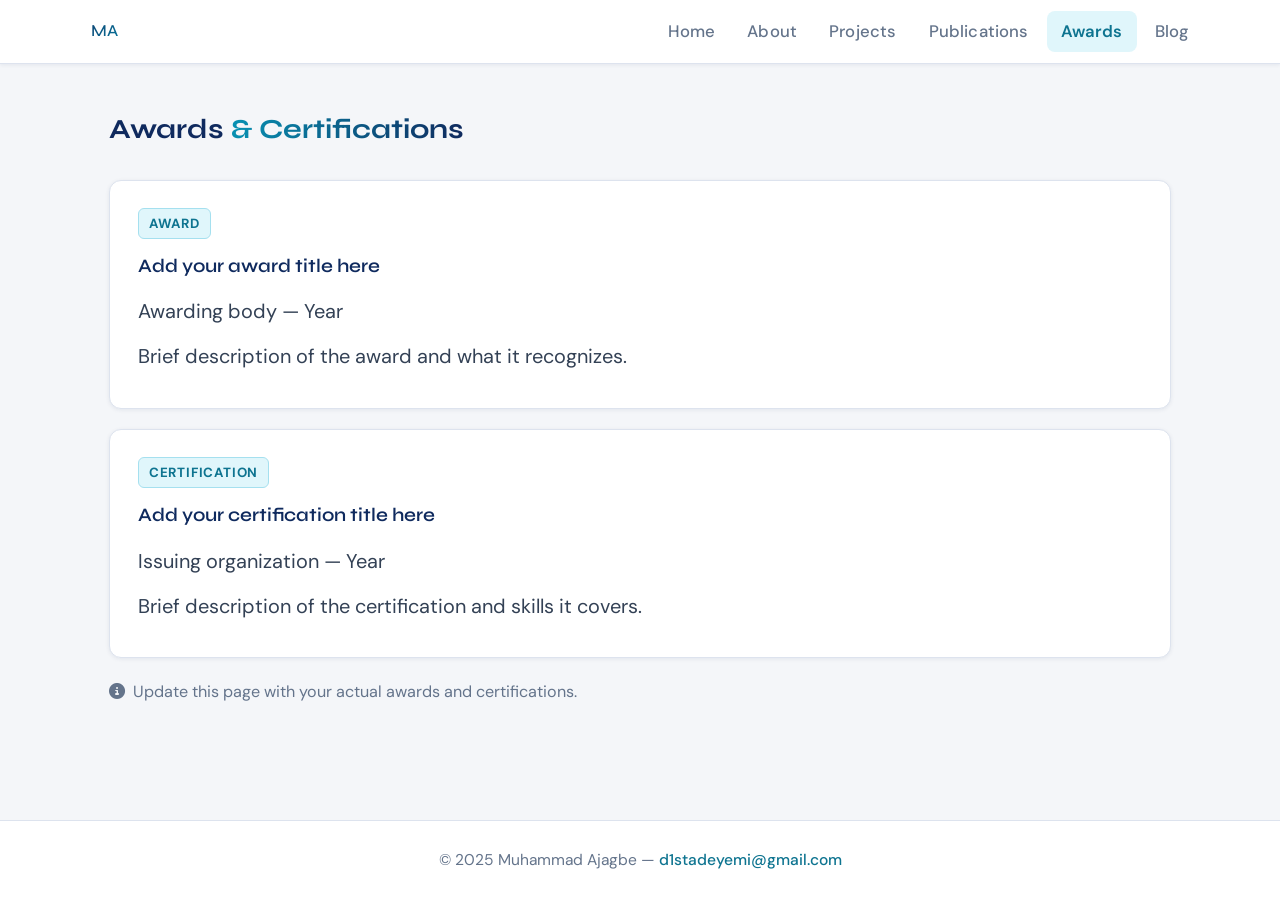
<file: award.html>
<!DOCTYPE html>
<html lang="en">
<head>
  <meta charset="UTF-8">
  <meta name="viewport" content="width=device-width, initial-scale=1.0">
  <title>Awards & Certifications | Muhammad Ajagbe</title>
  <link rel="stylesheet" href="style.css">
  <link rel="stylesheet" href="https://cdnjs.cloudflare.com/ajax/libs/font-awesome/6.5.0/css/all.min.css">
</head>
<body>

<nav class="navbar">
  <a class="nav-logo" href="index.html">MA</a>
  <div class="nav-right">
    <a href="index.html">Home</a>
    <a href="about.html">About</a>
    <a href="project.html">Projects</a>
    <a href="publications.html">Publications</a>
    <a href="awards.html" class="active">Awards</a>
    <a href="blog.html">Blog</a>
  </div>
</nav>

<div class="page-wrapper">
  <h1 class="page-title">Awards <span>&amp; Certifications</span></h1>

  <div class="card">
    <span class="card-tag">Award</span>
    <h3>Add your award title here</h3>
    <p>Awarding body &mdash; Year</p>
    <p>Brief description of the award and what it recognizes.</p>
  </div>

  <div class="card">
    <span class="card-tag">Certification</span>
    <h3>Add your certification title here</h3>
    <p>Issuing organization &mdash; Year</p>
    <p>Brief description of the certification and skills it covers.</p>
  </div>

  <p style="color:var(--text-muted);font-size:0.85rem;margin-top:8px;">
    <i class="fas fa-info-circle"></i> &nbsp;Update this page with your actual awards and certifications.
  </p>
</div>

<footer>
  &copy; 2025 Muhammad Ajagbe &mdash;
  <a href="mailto:d1stadeyemi@gmail.com">d1stadeyemi@gmail.com</a>
</footer>

</body>
</html>
</file>
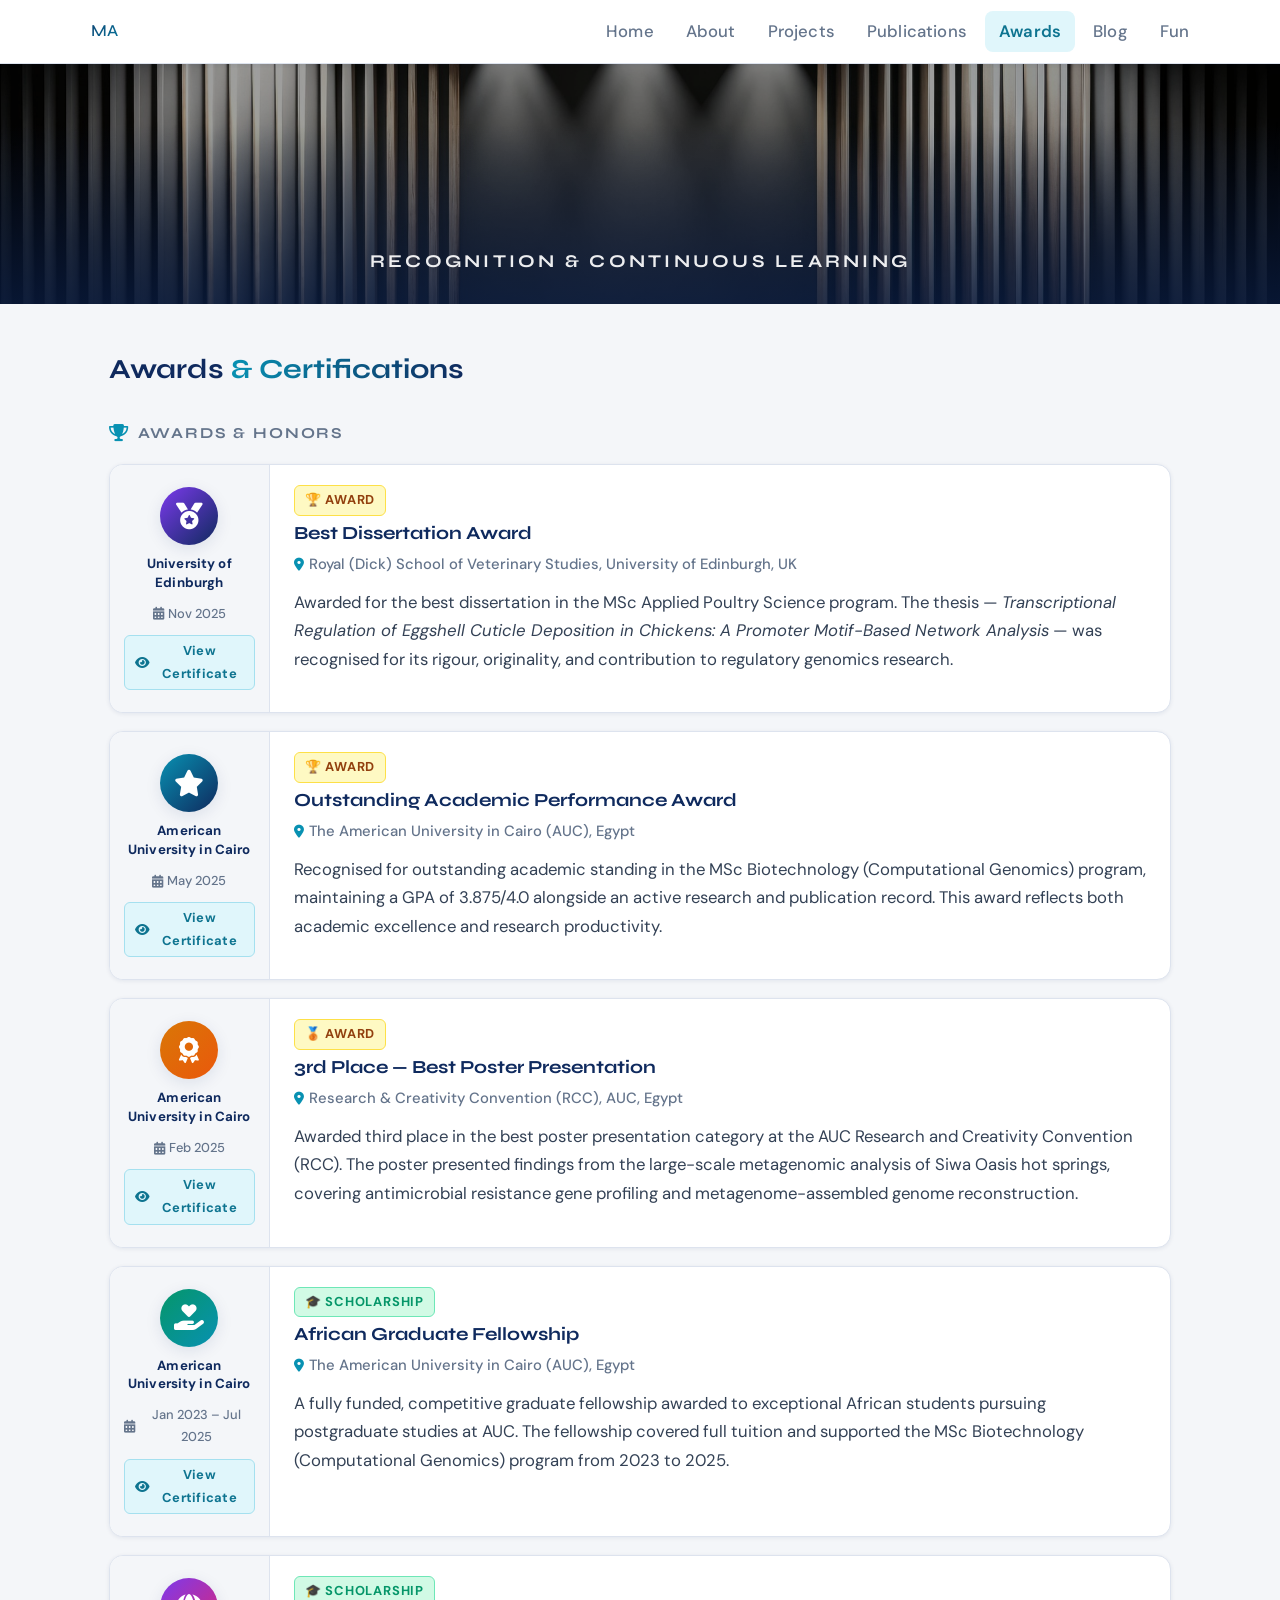
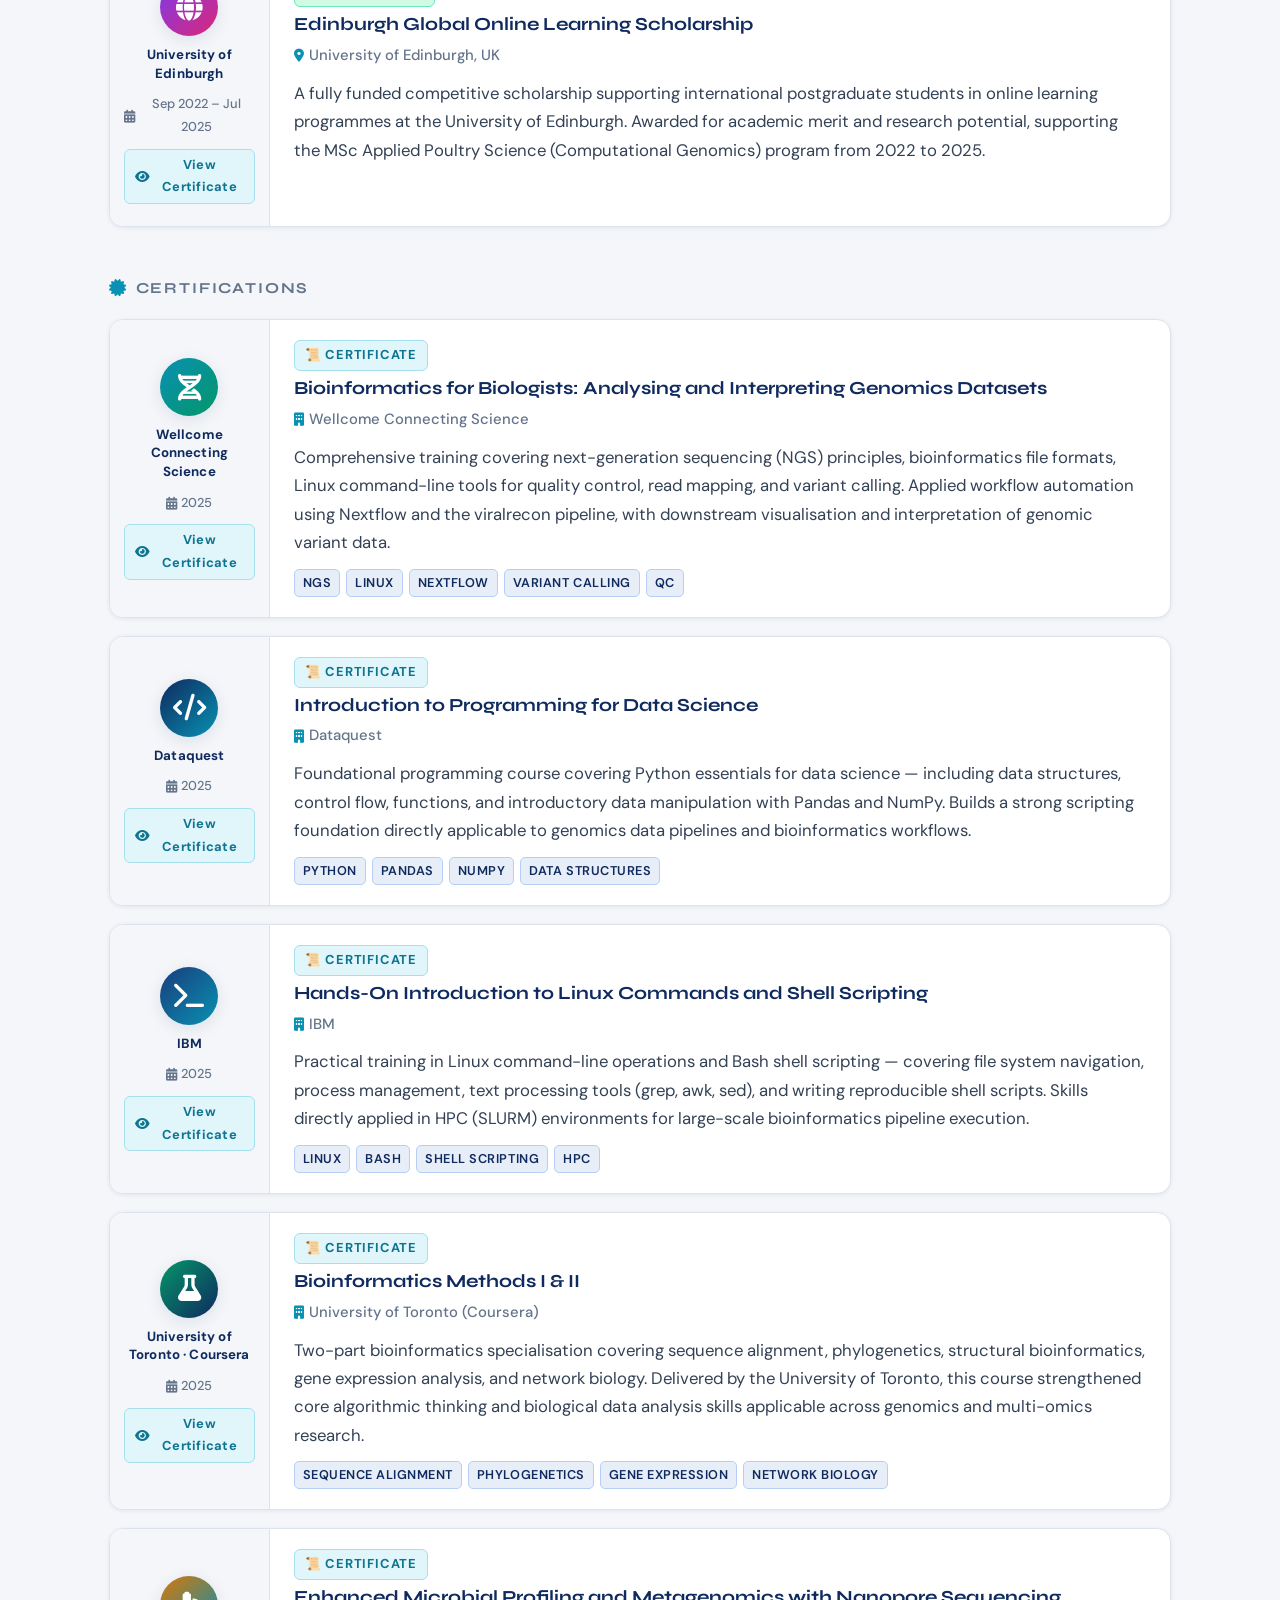
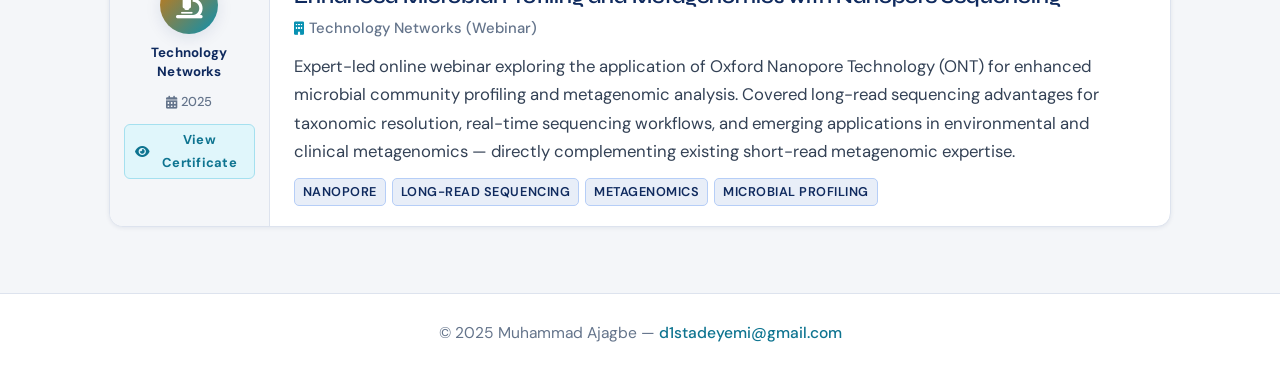
<file: awards.html>
<!DOCTYPE html>
<html lang="en">
<head>
  <meta charset="UTF-8">
  <meta name="viewport" content="width=device-width, initial-scale=1.0">
  <title>Awards & Certifications | Muhammad Ajagbe</title>

  <!-- Google tag (gtag.js) -->
  <script async src="https://www.googletagmanager.com/gtag/js?id=G-XE0R1Z4C4Y"></script>
  <script>
    window.dataLayer = window.dataLayer || [];
    function gtag(){dataLayer.push(arguments);}
    gtag('js', new Date());

    gtag('config', 'G-XE0R1Z4C4Y');
  </script>
  
  <link rel="stylesheet" href="style.css">
  <link rel="stylesheet" href="https://cdnjs.cloudflare.com/ajax/libs/font-awesome/6.5.0/css/all.min.css">
</head>
<body>

<nav class="navbar">
  <a class="nav-logo" href="index.html">MA</a>
  <div class="nav-right">
    <a href="index.html">Home</a>
    <a href="about.html">About</a>
    <a href="project.html"
       onclick="gtag('event', 'navigation_click', {
       event_category: 'navigation',
       event_label: 'Projects Page'
      });">
      Projects
    </a>
    <a href="publications.html">Publications</a>
    <a href="awards.html" class="active">Awards</a>
    <a href="blog.html">Blog</a>
    <a href="fun.html">Fun</a>
  </div>
</nav>

<!-- HERO BANNER -->
<div class="hero-banner">
  <img src="images/faraindahouse-ai-generated-9053616_1920.jpg" alt="Awards banner" class="hero-img">
  <div class="hero-overlay">
    <p class="hero-tagline">Recognition &amp; Continuous Learning</p>
  </div>
</div>

<div class="page-wrapper">
  <h1 class="page-title">Awards <span>&amp; Certifications</span></h1>

  <!-- ══════════════════════════════
       AWARDS & HONORS
  ══════════════════════════════ -->
  <h2 class="aw-section-heading"><i class="fas fa-trophy"></i> Awards &amp; Honors</h2>

  <!-- AWARD 1 -->
  <div class="aw-card">
    <div class="aw-left">
      <div class="aw-icon-wrap" style="background:linear-gradient(135deg,#7c3aed,#0f2a5e);">
        <i class="fas fa-medal"></i>
      </div>
      <span class="aw-org-logo-text">University of Edinburgh</span>
      <span class="aw-date"><i class="fas fa-calendar-alt"></i> Nov 2025</span>
      <a class="aw-view-btn" href="#" title="View certificate">
        <i class="fas fa-eye"></i> View Certificate
      </a>
    </div>
    <div class="aw-right">
      <span class="aw-badge award">🏆 Award</span>
      <h3 class="aw-title">Best Dissertation Award</h3>
      <p class="aw-place"><i class="fas fa-map-marker-alt"></i> Royal (Dick) School of Veterinary Studies, University of Edinburgh, UK</p>
      <p class="aw-desc">
        Awarded for the best dissertation in the MSc Applied Poultry Science program. The thesis —
        <em>Transcriptional Regulation of Eggshell Cuticle Deposition in Chickens: A Promoter
        Motif-Based Network Analysis</em> — was recognised for its rigour, originality,
        and contribution to regulatory genomics research.
      </p>
    </div>
  </div>

  <!-- AWARD 2 -->
  <div class="aw-card">
    <div class="aw-left">
      <div class="aw-icon-wrap" style="background:linear-gradient(135deg,#0891b2,#0f2a5e);">
        <i class="fas fa-star"></i>
      </div>
      <span class="aw-org-logo-text">American University in Cairo</span>
      <span class="aw-date"><i class="fas fa-calendar-alt"></i> May 2025</span>
      <a class="aw-view-btn" href="#" title="View certificate">
        <i class="fas fa-eye"></i> View Certificate
      </a>
    </div>
    <div class="aw-right">
      <span class="aw-badge award">🏆 Award</span>
      <h3 class="aw-title">Outstanding Academic Performance Award</h3>
      <p class="aw-place"><i class="fas fa-map-marker-alt"></i> The American University in Cairo (AUC), Egypt</p>
      <p class="aw-desc">
        Recognised for outstanding academic standing in the MSc Biotechnology (Computational Genomics)
        program, maintaining a GPA of 3.875/4.0 alongside an active research and publication record.
        This award reflects both academic excellence and research productivity.
      </p>
    </div>
  </div>

  <!-- AWARD 3 -->
  <div class="aw-card">
    <div class="aw-left">
      <div class="aw-icon-wrap" style="background:linear-gradient(135deg,#d97706,#ea580c);">
        <i class="fas fa-award"></i>
      </div>
      <span class="aw-org-logo-text">American University in Cairo</span>
      <span class="aw-date"><i class="fas fa-calendar-alt"></i> Feb 2025</span>
      <a class="aw-view-btn" href="#" title="View certificate">
        <i class="fas fa-eye"></i> View Certificate
      </a>
    </div>
    <div class="aw-right">
      <span class="aw-badge award">🥉 Award</span>
      <h3 class="aw-title">3rd Place — Best Poster Presentation</h3>
      <p class="aw-place"><i class="fas fa-map-marker-alt"></i> Research &amp; Creativity Convention (RCC), AUC, Egypt</p>
      <p class="aw-desc">
        Awarded third place in the best poster presentation category at the AUC Research and Creativity
        Convention (RCC). The poster presented findings from the large-scale metagenomic analysis
        of Siwa Oasis hot springs, covering antimicrobial resistance gene profiling and
        metagenome-assembled genome reconstruction.
      </p>
    </div>
  </div>

  <!-- AWARD 4 -->
  <div class="aw-card">
    <div class="aw-left">
      <div class="aw-icon-wrap" style="background:linear-gradient(135deg,#059669,#0891b2);">
        <i class="fas fa-hand-holding-heart"></i>
      </div>
      <span class="aw-org-logo-text">American University in Cairo</span>
      <span class="aw-date"><i class="fas fa-calendar-alt"></i> Jan 2023 – Jul 2025</span>
      <a class="aw-view-btn" href="#" title="View certificate">
        <i class="fas fa-eye"></i> View Certificate
      </a>
    </div>
    <div class="aw-right">
      <span class="aw-badge scholarship">🎓 Scholarship</span>
      <h3 class="aw-title">African Graduate Fellowship</h3>
      <p class="aw-place"><i class="fas fa-map-marker-alt"></i> The American University in Cairo (AUC), Egypt</p>
      <p class="aw-desc">
        A fully funded, competitive graduate fellowship awarded to exceptional African students
        pursuing postgraduate studies at AUC. The fellowship covered full tuition and supported
        the MSc Biotechnology (Computational Genomics) program from 2023 to 2025.
      </p>
    </div>
  </div>

  <!-- AWARD 5 -->
  <div class="aw-card">
    <div class="aw-left">
      <div class="aw-icon-wrap" style="background:linear-gradient(135deg,#7c3aed,#db2777);">
        <i class="fas fa-globe"></i>
      </div>
      <span class="aw-org-logo-text">University of Edinburgh</span>
      <span class="aw-date"><i class="fas fa-calendar-alt"></i> Sep 2022 – Jul 2025</span>
      <a class="aw-view-btn" href="#" title="View certificate">
        <i class="fas fa-eye"></i> View Certificate
      </a>
    </div>
    <div class="aw-right">
      <span class="aw-badge scholarship">🎓 Scholarship</span>
      <h3 class="aw-title">Edinburgh Global Online Learning Scholarship</h3>
      <p class="aw-place"><i class="fas fa-map-marker-alt"></i> University of Edinburgh, UK</p>
      <p class="aw-desc">
        A fully funded competitive scholarship supporting international postgraduate students
        in online learning programmes at the University of Edinburgh. Awarded for academic merit
        and research potential, supporting the MSc Applied Poultry Science (Computational Genomics)
        program from 2022 to 2025.
      </p>
    </div>
  </div>

  <!-- ══════════════════════════════
       CERTIFICATIONS
  ══════════════════════════════ -->
  <h2 class="aw-section-heading" style="margin-top:48px;"><i class="fas fa-certificate"></i> Certifications</h2>

  <!-- CERT 1 -->
  <div class="aw-card">
    <div class="aw-left">
      <div class="aw-icon-wrap" style="background:linear-gradient(135deg,#0891b2,#059669);">
        <i class="fas fa-dna"></i>
      </div>
      <span class="aw-org-logo-text">Wellcome Connecting Science</span>
      <span class="aw-date"><i class="fas fa-calendar-alt"></i> 2025</span>
      <a class="aw-view-btn" href="#" title="View certificate">
        <i class="fas fa-eye"></i> View Certificate
      </a>
    </div>
    <div class="aw-right">
      <span class="aw-badge cert">📜 Certificate</span>
      <h3 class="aw-title">Bioinformatics for Biologists: Analysing and Interpreting Genomics Datasets</h3>
      <p class="aw-place"><i class="fas fa-building"></i> Wellcome Connecting Science</p>
      <p class="aw-desc">
        Comprehensive training covering next-generation sequencing (NGS) principles, bioinformatics
        file formats, Linux command-line tools for quality control, read mapping, and variant calling.
        Applied workflow automation using Nextflow and the viralrecon pipeline, with downstream
        visualisation and interpretation of genomic variant data.
      </p>
      <div class="aw-skills">
        <span>NGS</span><span>Linux</span><span>Nextflow</span><span>Variant Calling</span><span>QC</span>
      </div>
    </div>
  </div>

  <!-- CERT 2 -->
  <div class="aw-card">
    <div class="aw-left">
      <div class="aw-icon-wrap" style="background:linear-gradient(135deg,#0f2a5e,#0891b2);">
        <i class="fas fa-code"></i>
      </div>
      <span class="aw-org-logo-text">Dataquest</span>
      <span class="aw-date"><i class="fas fa-calendar-alt"></i> 2025</span>
      <a class="aw-view-btn" href="#" title="View certificate">
        <i class="fas fa-eye"></i> View Certificate
      </a>
    </div>
    <div class="aw-right">
      <span class="aw-badge cert">📜 Certificate</span>
      <h3 class="aw-title">Introduction to Programming for Data Science</h3>
      <p class="aw-place"><i class="fas fa-building"></i> Dataquest</p>
      <p class="aw-desc">
        Foundational programming course covering Python essentials for data science — including
        data structures, control flow, functions, and introductory data manipulation with
        Pandas and NumPy. Builds a strong scripting foundation directly applicable to
        genomics data pipelines and bioinformatics workflows.
      </p>
      <div class="aw-skills">
        <span>Python</span><span>Pandas</span><span>NumPy</span><span>Data Structures</span>
      </div>
    </div>
  </div>

  <!-- CERT 3 -->
  <div class="aw-card">
    <div class="aw-left">
      <div class="aw-icon-wrap" style="background:linear-gradient(135deg,#1a3d7c,#0891b2);">
        <i class="fas fa-terminal"></i>
      </div>
      <span class="aw-org-logo-text">IBM</span>
      <span class="aw-date"><i class="fas fa-calendar-alt"></i> 2025</span>
      <a class="aw-view-btn" href="#" title="View certificate">
        <i class="fas fa-eye"></i> View Certificate
      </a>
    </div>
    <div class="aw-right">
      <span class="aw-badge cert">📜 Certificate</span>
      <h3 class="aw-title">Hands-On Introduction to Linux Commands and Shell Scripting</h3>
      <p class="aw-place"><i class="fas fa-building"></i> IBM</p>
      <p class="aw-desc">
        Practical training in Linux command-line operations and Bash shell scripting —
        covering file system navigation, process management, text processing tools (grep, awk, sed),
        and writing reproducible shell scripts. Skills directly applied in HPC (SLURM) environments
        for large-scale bioinformatics pipeline execution.
      </p>
      <div class="aw-skills">
        <span>Linux</span><span>Bash</span><span>Shell Scripting</span><span>HPC</span>
      </div>
    </div>
  </div>

  <!-- CERT 4 -->
  <div class="aw-card">
    <div class="aw-left">
      <div class="aw-icon-wrap" style="background:linear-gradient(135deg,#059669,#0f2a5e);">
        <i class="fas fa-flask"></i>
      </div>
      <span class="aw-org-logo-text">University of Toronto · Coursera</span>
      <span class="aw-date"><i class="fas fa-calendar-alt"></i> 2025</span>
      <a class="aw-view-btn" href="#" title="View certificate">
        <i class="fas fa-eye"></i> View Certificate
      </a>
    </div>
    <div class="aw-right">
      <span class="aw-badge cert">📜 Certificate</span>
      <h3 class="aw-title">Bioinformatics Methods I &amp; II</h3>
      <p class="aw-place"><i class="fas fa-building"></i> University of Toronto (Coursera)</p>
      <p class="aw-desc">
        Two-part bioinformatics specialisation covering sequence alignment, phylogenetics,
        structural bioinformatics, gene expression analysis, and network biology. Delivered
        by the University of Toronto, this course strengthened core algorithmic thinking
        and biological data analysis skills applicable across genomics and multi-omics research.
      </p>
      <div class="aw-skills">
        <span>Sequence Alignment</span><span>Phylogenetics</span><span>Gene Expression</span><span>Network Biology</span>
      </div>
    </div>
  </div>

  <!-- CERT 5 -->
  <div class="aw-card">
    <div class="aw-left">
      <div class="aw-icon-wrap" style="background:linear-gradient(135deg,#d97706,#0891b2);">
        <i class="fas fa-microscope"></i>
      </div>
      <span class="aw-org-logo-text">Technology Networks</span>
      <span class="aw-date"><i class="fas fa-calendar-alt"></i> 2025</span>
      <a class="aw-view-btn" href="#" title="View certificate">
        <i class="fas fa-eye"></i> View Certificate
      </a>
    </div>
    <div class="aw-right">
      <span class="aw-badge cert">📜 Certificate</span>
      <h3 class="aw-title">Enhanced Microbial Profiling and Metagenomics with Nanopore Sequencing</h3>
      <p class="aw-place"><i class="fas fa-building"></i> Technology Networks (Webinar)</p>
      <p class="aw-desc">
        Expert-led online webinar exploring the application of Oxford Nanopore Technology (ONT)
        for enhanced microbial community profiling and metagenomic analysis. Covered long-read
        sequencing advantages for taxonomic resolution, real-time sequencing workflows, and
        emerging applications in environmental and clinical metagenomics — directly complementing
        existing short-read metagenomic expertise.
      </p>
      <div class="aw-skills">
        <span>Nanopore</span><span>Long-read Sequencing</span><span>Metagenomics</span><span>Microbial Profiling</span>
      </div>
    </div>
  </div>

</div>

<footer>
  &copy; 2025 Muhammad Ajagbe &mdash;
  <a href="mailto:d1stadeyemi@gmail.com">d1stadeyemi@gmail.com</a>
</footer>

</body>
</html>
</file>
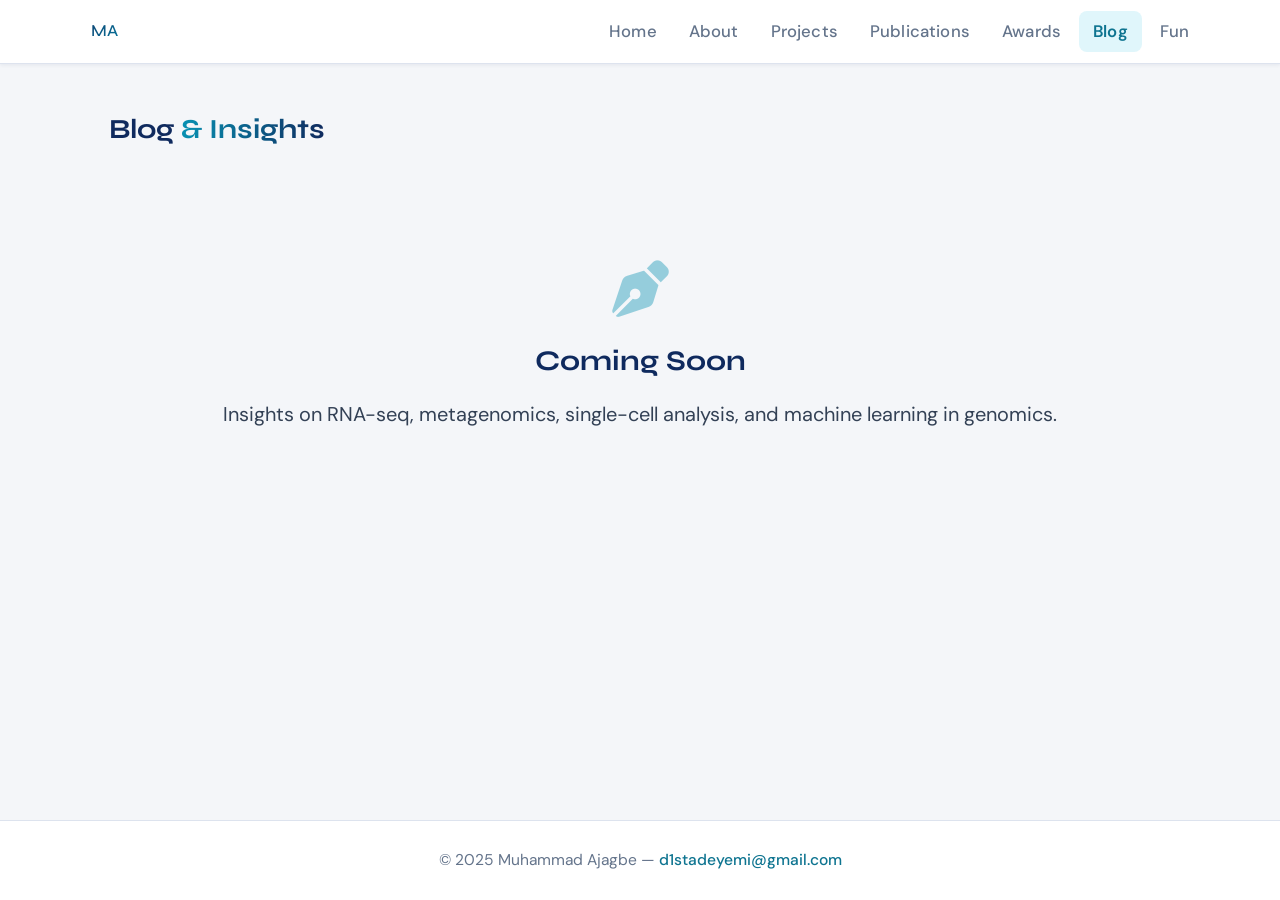
<file: blog.html>
<!DOCTYPE html>
<html lang="en">
<head>
  <meta charset="UTF-8">
  <meta name="viewport" content="width=device-width, initial-scale=1.0">
  <title>Blog | Muhammad Ajagbe</title>
  
  <!-- Google tag (gtag.js) -->
  <script async src="https://www.googletagmanager.com/gtag/js?id=G-XE0R1Z4C4Y"></script>
  <script>
    window.dataLayer = window.dataLayer || [];
    function gtag(){dataLayer.push(arguments);}
    gtag('js', new Date());

    gtag('config', 'G-XE0R1Z4C4Y');
  </script>
  
  <link rel="stylesheet" href="style.css">
  <link rel="stylesheet" href="https://cdnjs.cloudflare.com/ajax/libs/font-awesome/6.5.0/css/all.min.css">
</head>
<body>

<nav class="navbar">
  <a class="nav-logo" href="index.html">MA</a>
  <div class="nav-right">
    <a href="index.html">Home</a>
    <a href="about.html">About</a>
    <a href="project.html"
       onclick="gtag('event', 'navigation_click', {
       event_category: 'navigation',
       event_label: 'Projects Page'
      });">
      Projects
    </a>
    <a href="publications.html">Publications</a>
    <a href="awards.html">Awards</a>
    <a href="blog.html" class="active">Blog</a>
    <a href="fun.html">Fun</a>
  </div>
</nav>

<div class="page-wrapper">
  <h1 class="page-title">Blog <span>&amp; Insights</span></h1>

  <div class="coming-soon">
    <i class="fas fa-pen-nib"></i>
    <h2>Coming Soon</h2>
    <p>Insights on RNA-seq, metagenomics, single-cell analysis, and machine learning in genomics.</p>
  </div>
</div>

<footer>
  &copy; 2025 Muhammad Ajagbe &mdash;
  <a href="mailto:d1stadeyemi@gmail.com">d1stadeyemi@gmail.com</a>
</footer>

</body>
</html>
</file>
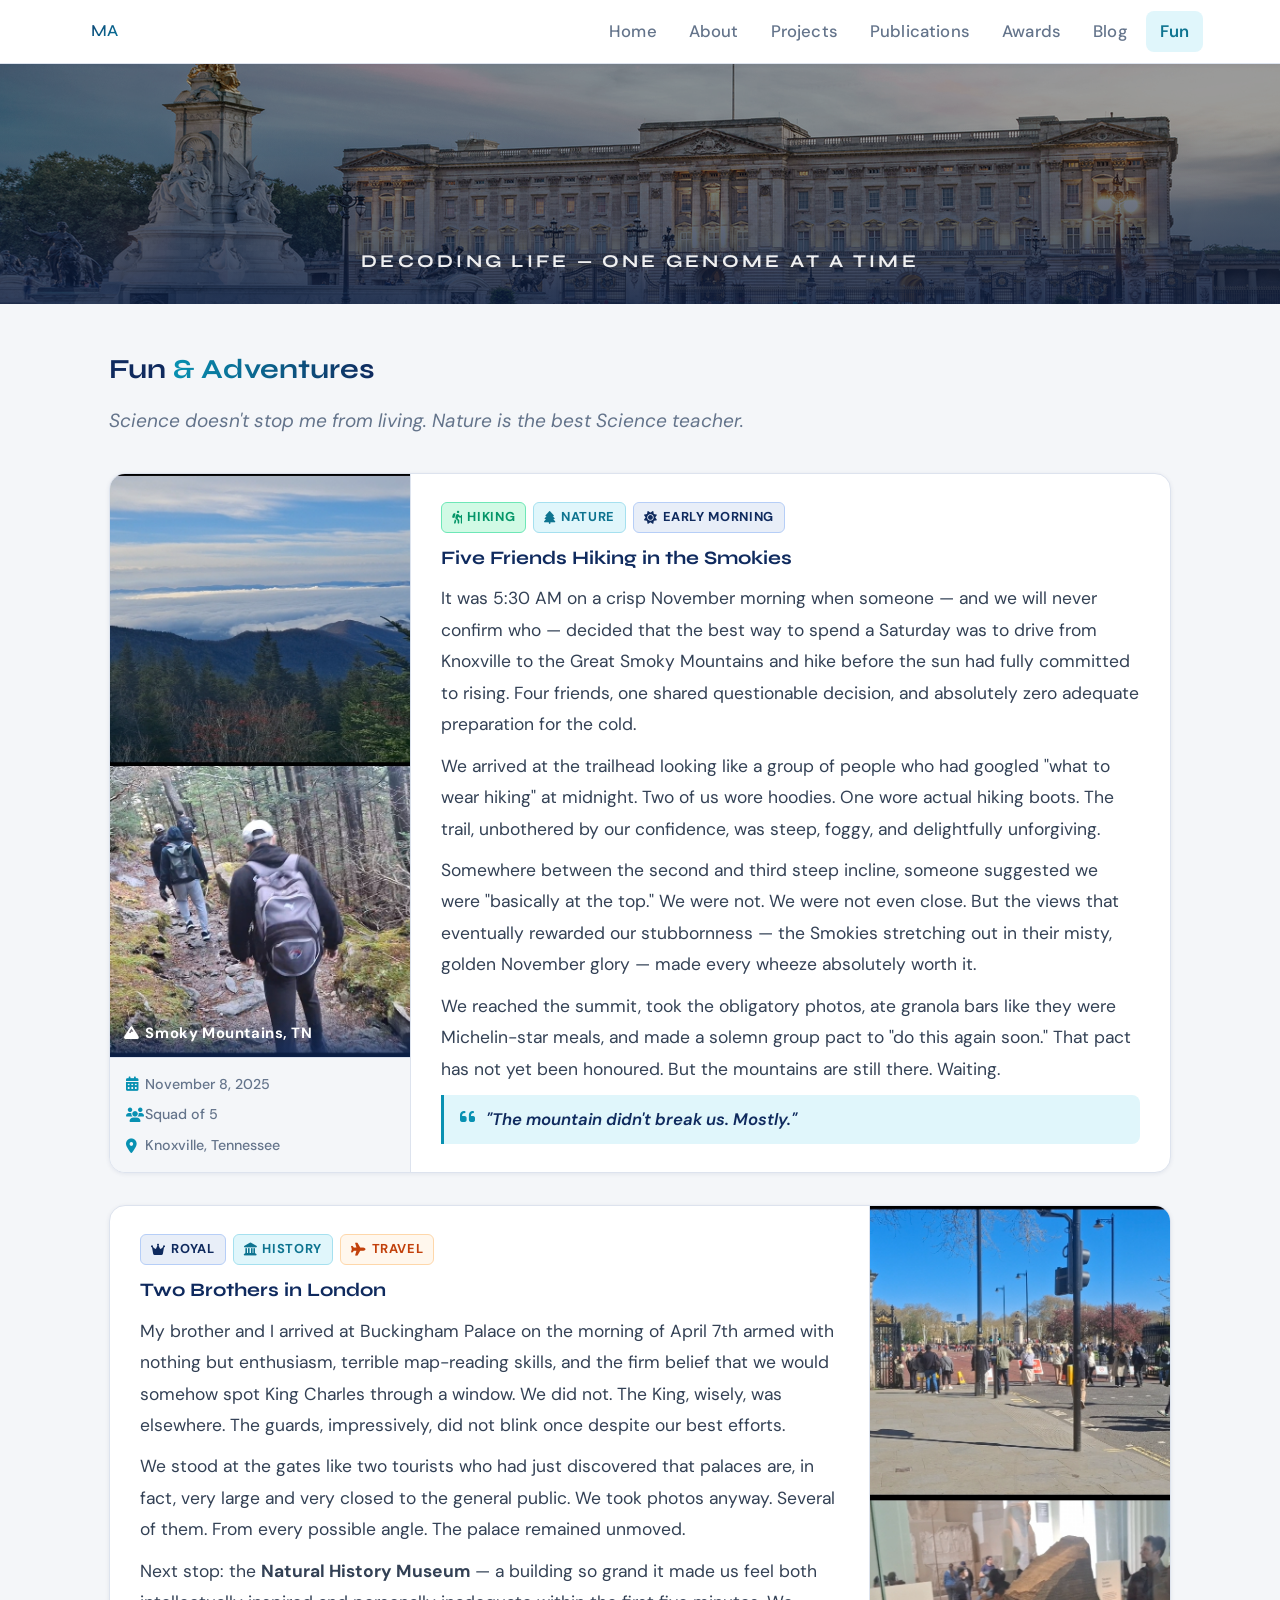
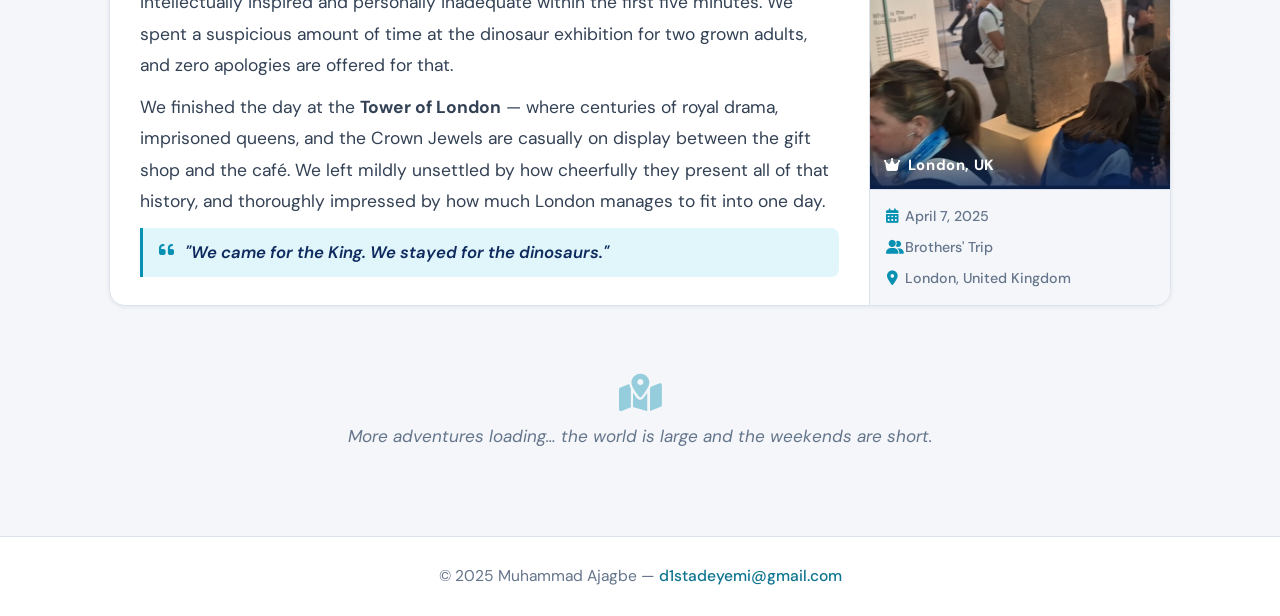
<file: fun.html>
<!DOCTYPE html>
<html lang="en">
<head>
  <meta charset="UTF-8">
  <meta name="viewport" content="width=device-width, initial-scale=1.0">
  <title>Fun & Adventures | Muhammad Ajagbe</title>

  <!-- Google tag (gtag.js) -->
  <script async src="https://www.googletagmanager.com/gtag/js?id=G-XE0R1Z4C4Y"></script>
  <script>
    window.dataLayer = window.dataLayer || [];
    function gtag(){dataLayer.push(arguments);}
    gtag('js', new Date());

    gtag('config', 'G-XE0R1Z4C4Y');
  </script>
  
  <link rel="stylesheet" href="style.css">
  <link rel="stylesheet" href="https://cdnjs.cloudflare.com/ajax/libs/font-awesome/6.5.0/css/all.min.css">
</head>
<body>

<nav class="navbar">
  <a class="nav-logo" href="index.html">MA</a>
  <div class="nav-right">
    <a href="index.html">Home</a>
    <a href="about.html">About</a>
    <a href="project.html"
       onclick="gtag('event', 'navigation_click', {
       event_category: 'navigation',
       event_label: 'Projects Page'
      });">
      Projects
    </a>
    <a href="publications.html">Publications</a>
    <a href="awards.html">Awards</a>
    <a href="blog.html">Blog</a>
    <a href="fun.html" class="active">Fun</a>
  </div>
</nav>

<!-- HERO BANNER -->
<div class="hero-banner">
  <img src="images\buckingham-palace-visit-london-jon-reid-1280x720.jpg" alt="DNA illustration" class="hero-img">
  <div class="hero-overlay">
    <p class="hero-tagline">Decoding Life — One Genome at a Time</p>
  </div>
</div>

<div class="page-wrapper">
  <h1 class="page-title">Fun <span>&amp; Adventures</span></h1>
  <p class="fun-intro">
    Science doesn't stop me from living. 
    Nature is the best Science teacher.
  </p>

  <!-- ══════════════════════════════════════
       ADVENTURE 1 — SMOKY MOUNTAINS
  ══════════════════════════════════════ -->
  <div class="fun-card">
    <div class="fun-left">
      <div class="fun-img-wrap">
        <img src="images\hicking.png"
             alt="Smoky Mountains Hike"
             onerror="this.parentElement.classList.add('fun-img-placeholder')">
        <div class="fun-img-overlay">
          <span><i class="fas fa-mountain"></i> Smoky Mountains, TN</span>
        </div>
      </div>
      <div class="fun-img-meta">
        <span><i class="fas fa-calendar-alt"></i> November 8, 2025</span>
        <span><i class="fas fa-users"></i> Squad of 5</span>
        <span><i class="fas fa-map-marker-alt"></i> Knoxville, Tennessee</span>
      </div>
    </div>

    <div class="fun-right">
      <div class="fun-tags-row">
        <span class="fun-tag green"><i class="fas fa-hiking"></i> Hiking</span>
        <span class="fun-tag teal"><i class="fas fa-tree"></i> Nature</span>
        <span class="fun-tag navy"><i class="fas fa-sun"></i> Early Morning</span>
      </div>
      <h2 class="fun-title">Five Friends Hiking in the Smokies</h2>
      <div class="fun-story">
        <p>
          It was 5:30 AM on a crisp November morning when someone — and we will never confirm who —
          decided that the best way to spend a Saturday was to drive from Knoxville to the Great Smoky
          Mountains and hike before the sun had fully committed to rising. Four friends, one shared
          questionable decision, and absolutely zero adequate preparation for the cold.
        </p>
        <p>
          We arrived at the trailhead looking like a group of people who had googled "what to wear
          hiking" at midnight. Two of us wore hoodies. One wore actual hiking boots. The trail,
          unbothered by our confidence, was steep, foggy, and delightfully unforgiving.
        </p>
        <p>
          Somewhere between the second and third steep incline, someone suggested we were
          "basically at the top." We were not. We were not even close. But the views that eventually
          rewarded our stubbornness — the Smokies stretching out in their misty, golden November
          glory — made every wheeze absolutely worth it.
        </p>
        <p>
          We reached the summit, took the obligatory photos, ate granola bars like they were
          Michelin-star meals, and made a solemn group pact to "do this again soon."
          That pact has not yet been honoured. But the mountains are still there. Waiting.
        </p>
        <div class="fun-highlight">
          <i class="fas fa-quote-left"></i>
          <span>"The mountain didn't break us. Mostly."</span>
        </div>
      </div>
    </div>
  </div>

  <!-- ══════════════════════════════════════
       ADVENTURE 2 — LONDON
  ══════════════════════════════════════ -->
  <div class="fun-card fun-card-reverse">
    <div class="fun-left">
      <div class="fun-img-wrap">
        <img src="images\london.png"
             alt="London Adventure"
             onerror="this.parentElement.classList.add('fun-img-placeholder')">
        <div class="fun-img-overlay">
          <span><i class="fas fa-crown"></i> London, UK</span>
        </div>
      </div>
      <div class="fun-img-meta">
        <span><i class="fas fa-calendar-alt"></i> April 7, 2025</span>
        <span><i class="fas fa-user-friends"></i> Brothers' Trip</span>
        <span><i class="fas fa-map-marker-alt"></i> London, United Kingdom</span>
      </div>
    </div>

    <div class="fun-right">
      <div class="fun-tags-row">
        <span class="fun-tag navy"><i class="fas fa-crown"></i> Royal</span>
        <span class="fun-tag teal"><i class="fas fa-landmark"></i> History</span>
        <span class="fun-tag orange"><i class="fas fa-plane"></i> Travel</span>
      </div>
      <h2 class="fun-title">Two Brothers in London</h2>
      <div class="fun-story">
        <p>
          My brother and I arrived at Buckingham Palace on the morning of April 7th armed with
          nothing but enthusiasm, terrible map-reading skills, and the firm belief that we would
          somehow spot King Charles through a window. We did not. The King, wisely, was elsewhere.
          The guards, impressively, did not blink once despite our best efforts.
        </p>
        <p>
          We stood at the gates like two tourists who had just discovered that palaces are, in fact,
          very large and very closed to the general public. We took photos anyway. Several of them.
          From every possible angle. The palace remained unmoved.
        </p>
        <p>
          Next stop: the <strong>Natural History Museum</strong> — a building so grand it made us
          feel both intellectually inspired and personally inadequate within the first five minutes.
          We spent a suspicious amount of time at the dinosaur exhibition for two grown adults,
          and zero apologies are offered for that.
        </p>
        <p>
          We finished the day at the <strong>Tower of London</strong> — where centuries of royal
          drama, imprisoned queens, and the Crown Jewels are casually on display between the gift
          shop and the café. We left mildly unsettled by how cheerfully they present all of that
          history, and thoroughly impressed by how much London manages to fit into one day.
        </p>
        <div class="fun-highlight">
          <i class="fas fa-quote-left"></i>
          <span>"We came for the King. We stayed for the dinosaurs."</span>
        </div>
      </div>
    </div>
  </div>

  <!-- MORE COMING SOON -->
  <div class="fun-more">
    <i class="fas fa-map-marked-alt"></i>
    <p>More adventures loading… the world is large and the weekends are short.</p>
  </div>

</div>

<footer>
  &copy; 2025 Muhammad Ajagbe &mdash;
  <a href="mailto:d1stadeyemi@gmail.com">d1stadeyemi@gmail.com</a>
</footer>

</body>
</html>
</file>
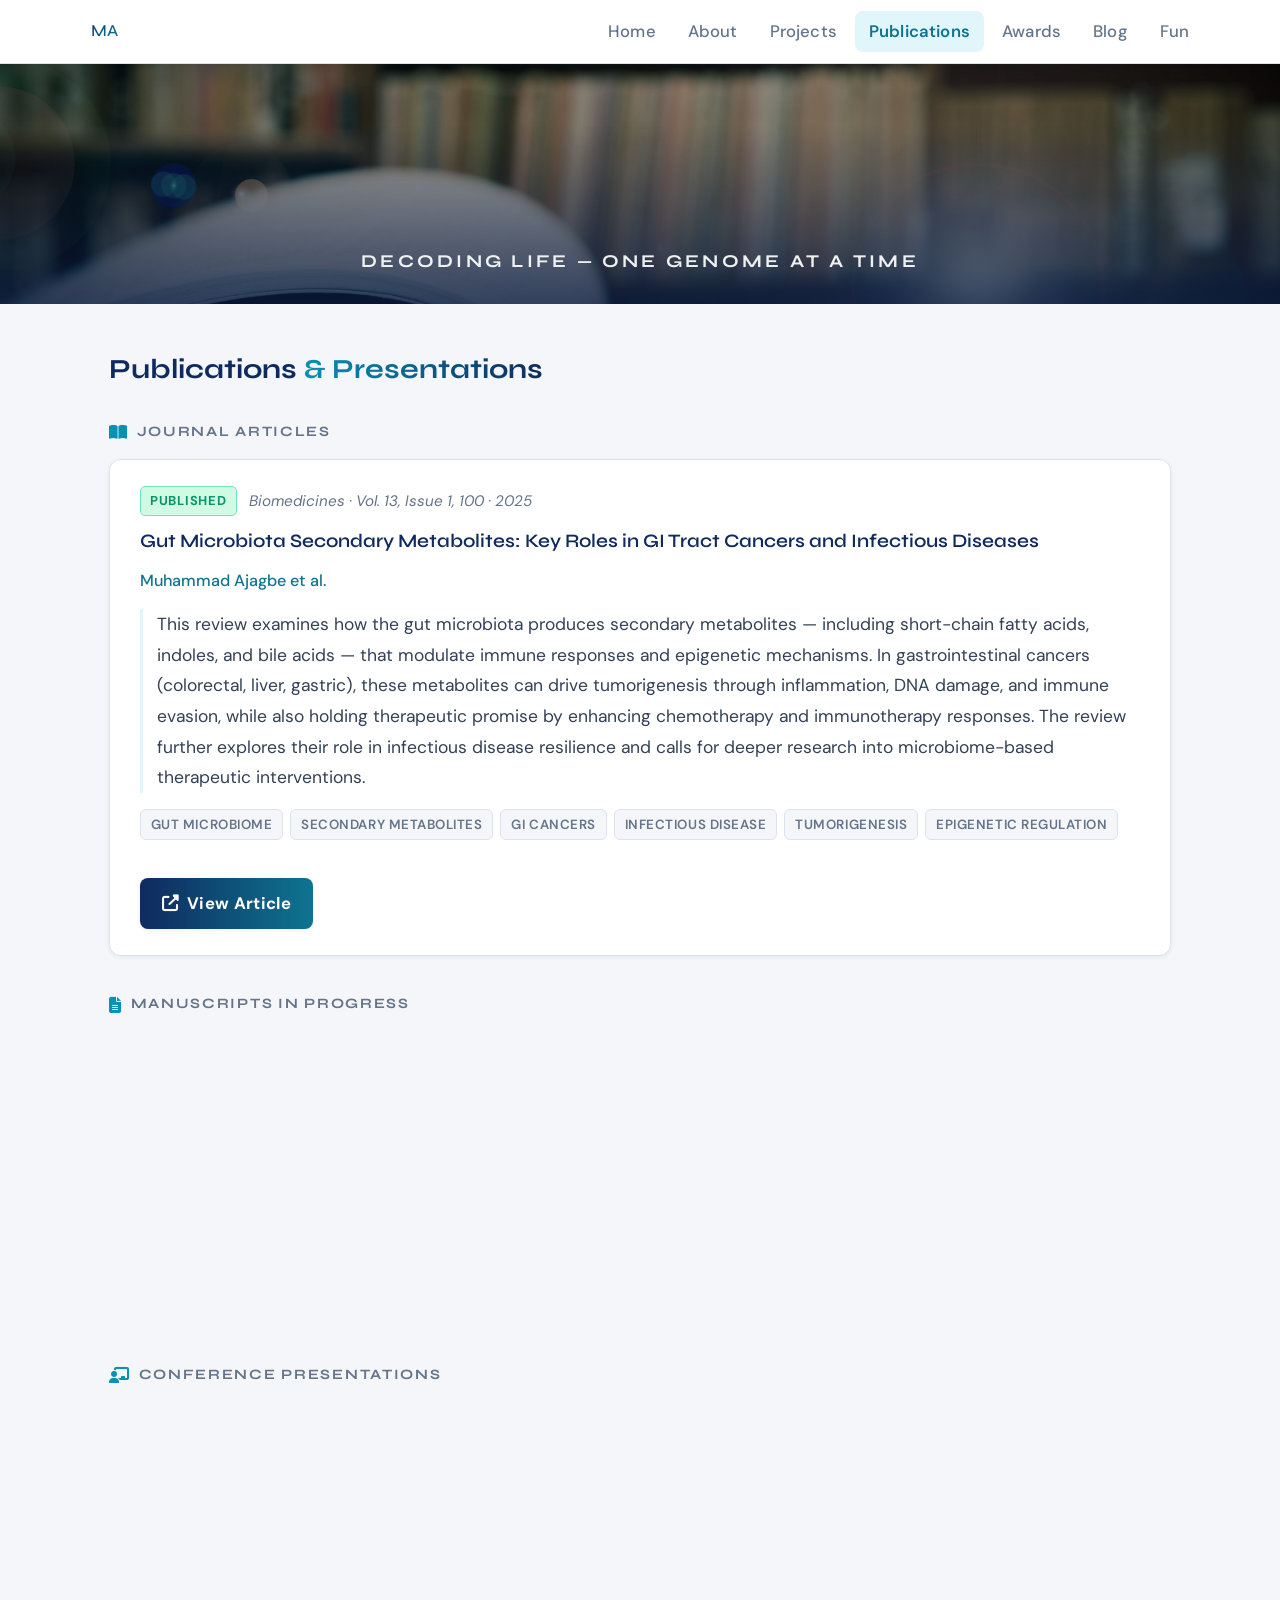
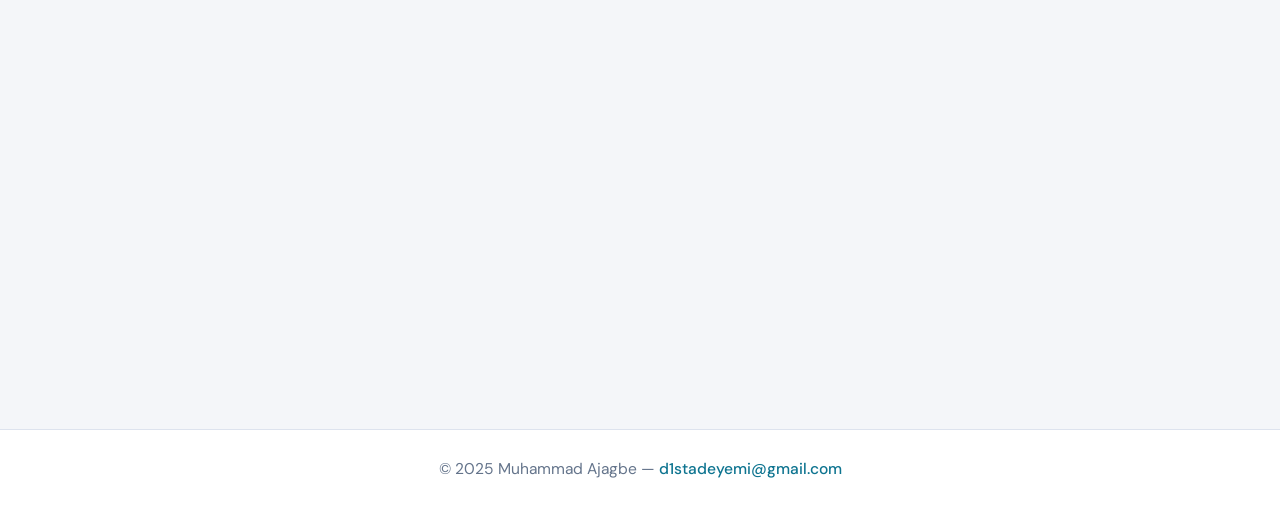
<file: publications.html>
<!DOCTYPE html>
<html lang="en">
<head>
  <meta charset="UTF-8">
  <meta name="viewport" content="width=device-width, initial-scale=1.0">
  <title>Publications | Muhammad Ajagbe</title>

  <!-- Google tag (gtag.js) -->
  <script async src="https://www.googletagmanager.com/gtag/js?id=G-XE0R1Z4C4Y"></script>
  <script>
    window.dataLayer = window.dataLayer || [];
    function gtag(){dataLayer.push(arguments);}
    gtag('js', new Date());

    gtag('config', 'G-XE0R1Z4C4Y');
  </script>
  
  <link rel="stylesheet" href="style.css">
  <link rel="stylesheet" href="https://cdnjs.cloudflare.com/ajax/libs/font-awesome/6.5.0/css/all.min.css">
</head>
<body>

<nav class="navbar">
  <a class="nav-logo" href="index.html">MA</a>
  <div class="nav-right">
    <a href="index.html">Home</a>
    <a href="about.html">About</a>
    <a href="project.html"
       onclick="gtag('event', 'navigation_click', {
       event_category: 'navigation',
       event_label: 'Projects Page'
      });">
      Projects
    </a>
    <a href="publications.html" class="active">Publications</a>
    <a href="awards.html">Awards</a>
    <a href="blog.html">Blog</a>
    <a href="fun.html">Fun</a>
  </div>
</nav>

<!-- HERO BANNER -->
<div class="hero-banner">
  <img src="images/international-publication-standards..jpg" alt="DNA illustration" class="hero-img">
  <div class="hero-overlay">
    <p class="hero-tagline">Decoding Life — One Genome at a Time</p>
  </div>
</div>

<div class="page-wrapper">
  <h1 class="page-title">Publications <span>&amp; Presentations</span></h1>

  <!-- JOURNAL ARTICLES -->
  <h2 class="section-label"><i class="fas fa-book-open"></i> Journal Articles</h2>

  <div class="card pub-card">
    <div class="pub-meta">
      <span class="pub-status published">Published</span>
      <span class="pub-journal">Biomedicines &middot; Vol. 13, Issue 1, 100 &middot; 2025</span>
    </div>
    <h3 class="pub-title">
      Gut Microbiota Secondary Metabolites: Key Roles in GI Tract Cancers and Infectious Diseases
    </h3>
    <p class="pub-authors">Muhammad Ajagbe et al.</p>
    <div class="pub-summary">
      <p>
        This review examines how the gut microbiota produces secondary metabolites — including
        short-chain fatty acids, indoles, and bile acids — that modulate immune responses and
        epigenetic mechanisms. In gastrointestinal cancers (colorectal, liver, gastric), these
        metabolites can drive tumorigenesis through inflammation, DNA damage, and immune evasion,
        while also holding therapeutic promise by enhancing chemotherapy and immunotherapy responses.
        The review further explores their role in infectious disease resilience and calls for deeper
        research into microbiome-based therapeutic interventions.
      </p>
    </div>
    <div class="pub-keywords">
      <span>Gut Microbiome</span>
      <span>Secondary Metabolites</span>
      <span>GI Cancers</span>
      <span>Infectious Disease</span>
      <span>Tumorigenesis</span>
      <span>Epigenetic Regulation</span>
    </div>
    <div class="pub-actions">
      <a class="btn pub-btn" href="https://www.mdpi.com/2227-9059/13/1/100" target="_blank" rel="noopener">
        <i class="fas fa-external-link-alt"></i> View Article
      </a>
    </div>
  </div>

  <!-- MANUSCRIPTS IN PROGRESS -->
  <h2 class="section-label"><i class="fas fa-file-alt"></i> Manuscripts in Progress</h2>

  <div class="card pub-card muted-card">
    <div class="pub-meta">
      <span class="pub-status review">Under Review</span>
    </div>
    <h3 class="pub-title">
      Siwa Spring Microbiomes as Reservoirs of Biosynthetic Gene Clusters: Unlocking Natural Product Potential
    </h3>
    <p class="pub-authors">
      Muhammad Ajagbe, Ali H. A. Elbehery, Shimaa F. Ahmed, Amged Ouf, Basma M. T. Abdoullateef, Rehab Abdallah, and Rania Siam
    </p>
    <div class="pub-summary">
      <p>
        Manuscript currently under review. This study characterizes biosynthetic gene cluster (BGC)
        diversity in the microbiomes of Siwa Oasis springs, Egypt, using large-scale metagenomic
        sequencing and genome-resolved metagenomics — with implications for natural product discovery
        and drug development pipelines.
      </p>
    </div>
  </div>

  <!-- CONFERENCE PRESENTATIONS -->
  <h2 class="section-label"><i class="fas fa-chalkboard-teacher"></i> Conference Presentations</h2>

  <div class="card pub-card">
    <div class="pub-meta">
      <span class="pub-status conference">Conference</span>
      <span class="pub-journal">Microbiology Society Annual Conference &middot; March 31 – April 4, 2025</span>
    </div>
    <h3 class="pub-title">
      Metagenomic Profiling of Antimicrobial Resistance in Siwa Oasis Therapeutic Hot Springs
    </h3>
    <p class="pub-authors">
      Muhammad Ajagbe, Ali H. A. Elbehery, Shimaa F. Ahmed, Amged Ouf, Basma M. T. Abdoullateef, Rehab Abdallah, and Rania Siam
    </p>
    <div class="pub-summary">
      <p>
        Using high-resolution NovaSeq-6000 shotgun sequencing, this study delivers a comprehensive
        metagenomic characterization of two historically therapeutic hot springs — Cleopatra and Fatnas —
        in Siwa Oasis, Egypt. From over 37 reconstructed metagenome-assembled genomes (MAGs), the
        analysis identified six antimicrobial resistance genes spanning aminoglycoside, beta-lactam,
        fluoroquinolone, and rifamycin resistance classes, alongside 11 virulence factors linked to
        adhesion, invasion, and immune modulation. Notably, a non-tuberculous <em>Mycobacterium ahvazicum</em>
        MAG harbored &sim;50% of these resistance and virulence signatures — a clinically relevant finding
        in a human-frequented environment. The work demonstrates end-to-end bioinformatics capacity:
        from raw sequencing data through quality control, taxonomic profiling, MAG binning, phylogenomics,
        and resistance gene annotation at scale.
      </p>
    </div>
    <div class="pub-keywords">
      <span>Metagenomics</span>
      <span>AMR</span>
      <span>MAG Reconstruction</span>
      <span>Siwa Oasis</span>
      <span>Hot Springs</span>
      <span>Virulence Factors</span>
      <span>NovaSeq-6000</span>
    </div>
    <div class="pub-actions">
      <a class="btn pub-btn" href="https://www.microbiologysociety.org/event/annual-conference-2025.html" target="_blank" rel="noopener">
        <i class="fas fa-external-link-alt"></i> Conference Link
      </a>
    </div>
  </div>

</div>

<footer>
  &copy; 2025 Muhammad Ajagbe &mdash;
  <a href="mailto:d1stadeyemi@gmail.com">d1stadeyemi@gmail.com</a>
</footer>

</body>
</html>
</file>
<file: style.css>
/* ===== GOOGLE FONTS ===== */
@import url('https://fonts.googleapis.com/css2?family=Syne:wght@400;600;700;800&family=DM+Sans:ital,opsz,wght@0,9..40,300;0,9..40,400;0,9..40,500;1,9..40,300&display=swap');

/* ===== RESET ===== */
*, *::before, *::after {
  margin: 0;
  padding: 0;
  box-sizing: border-box;
}

/* ===== CSS VARIABLES ===== */
:root {
  --bg-page:       #f4f6f9;
  --bg-white:      #ffffff;
  --bg-card:       #ffffff;
  --bg-card-hover: #f0f5ff;
  --border:        #dde3ee;
  --border-accent: #b6cef7;

  --navy:          #0f2a5e;
  --navy-mid:      #1a3d7c;
  --teal:          #0891b2;
  --teal-light:    #e0f6fb;
  --teal-dark:     #0e7490;
  --green:         #059669;
  --green-light:   #d1fae5;

  --text-primary:  #0f2a5e;
  --text-body:     #334155;
  --text-muted:    #64748b;
  --text-light:    #94a3b8;

  --font-display:  'Syne', sans-serif;
  --font-body:     'DM Sans', sans-serif;
  --radius:        12px;
  --transition:    0.25s ease;
  --shadow-sm:     0 1px 4px rgba(15,42,94,0.08);
  --shadow-md:     0 4px 16px rgba(15,42,94,0.10);
  --shadow-lg:     0 8px 32px rgba(15,42,94,0.13);
}

/* ===== BASE ===== */
html { scroll-behavior: smooth; font-size: 19px; }

body {
  font-family: var(--font-body);
  background: var(--bg-page);
  color: var(--text-body);
  line-height: 1.75;
  min-height: 100vh;
  display: flex;
  flex-direction: column;
}

/* ===== NAVBAR ===== */
.navbar {
  display: flex;
  justify-content: space-between;
  align-items: center;
  padding: 0 6%;
  height: 64px;
  background: var(--bg-white);
  border-bottom: 1px solid var(--border);
  box-shadow: var(--shadow-sm);
  position: sticky;
  top: 0;
  z-index: 100;
}

.nav-logo {
  font-family: var(--font-display);
  font-weight: 800;
  font-size: 1.15rem;
  color: var(--navy);
  text-decoration: none;
  letter-spacing: -0.01em;
  background: linear-gradient(135deg, var(--navy), var(--teal));
  -webkit-background-clip: text;
  -webkit-text-fill-color: transparent;
  background-clip: text;
}

.nav-right {
  display: flex;
  gap: 4px;
  flex-wrap: wrap;
  justify-content: flex-end;
}

.navbar a, .nav-right a {
  text-decoration: none;
  color: var(--text-muted);
  font-weight: 500;
  font-size: 0.88rem;
  padding: 6px 14px;
  border-radius: 8px;
  transition: var(--transition);
  letter-spacing: 0.01em;
}

.navbar a:hover, .nav-right a:hover {
  color: var(--navy);
  background: var(--teal-light);
}

.navbar a.active, .nav-right a.active {
  color: var(--teal-dark);
  background: var(--teal-light);
  font-weight: 600;
}

/* ===== PAGE WRAPPER ===== */
.page-wrapper {
  flex: 1;
  padding: 48px 8.5%;
  max-width: 1280px;
  width: 100%;
  margin: 0 auto;
}

/* ===== HERO BANNER ===== */
.hero-banner {
  position: relative;
  width: 100%;
  height: 240px;
  overflow: hidden;
}

.hero-img {
  width: 100%;
  height: 100%;
  object-fit: cover;
  object-position: center 40%;
  filter: brightness(0.62) saturate(0.7);
  display: block;
}

.hero-overlay {
  position: absolute;
  inset: 0;
  display: flex;
  align-items: flex-end;
  justify-content: center;
  padding-bottom: 26px;
  background: linear-gradient(to bottom, transparent 25%, rgba(10,30,70,0.72) 100%);
}

.hero-tagline {
  font-family: var(--font-display);
  font-size: 0.95rem;
  font-weight: 700;
  letter-spacing: 0.18em;
  text-transform: uppercase;
  color: #ffffff;
  margin: 0;
  opacity: 0.92;
}

/* ===== HOME MAIN LAYOUT ===== */
.main-container {
  display: flex;
  gap: 52px;
  align-items: flex-start;
  padding: 48px 8.5%;
  max-width: 1280px;
  width: 100%;
  margin: 0 auto;
  flex: 1;
}

/* ===== LEFT PANEL ===== */
.left-panel {
  width: 310px;
  flex-shrink: 0;
  display: flex;
  flex-direction: column;
  align-items: center;
  gap: 12px;
  position: sticky;
  top: 84px;
}

.profile-img-wrap {
  position: relative;
  width: 230px;
  height: 230px;
}

.profile-img-wrap::before {
  display: none;
  content: '';
  position: absolute;
  inset: -4px;
  border-radius: 50%;
  background: linear-gradient(135deg, var(--teal), var(--navy));
  z-index: 0;
}

.profile-img {
  width: 100%;
  height: 100%;
  object-fit: cover;
  border-radius: 50%;
  position: relative;
  z-index: 1;
  border: none;
  filter: brightness(0.97) contrast(1.04);
  box-shadow: var(--shadow-lg);
}

.left-panel h2 {
  font-family: var(--font-display);
  font-size: 1.5rem;
  font-weight: 700;
  text-align: center;
  color: var(--navy);
  margin-top: 4px;
}

.role {
  color: var(--teal-dark);
  font-size: 0.82rem;
  font-weight: 600;
  text-align: center;
  letter-spacing: 0.07em;
  text-transform: uppercase;
}

.affiliation {
  color: var(--text-muted);
  font-size: 0.83rem;
  text-align: center;
  line-height: 1.6;
}

.divider {
  width: 40px;
  height: 2px;
  background: linear-gradient(90deg, var(--teal), var(--navy));
  border-radius: 2px;
  margin: 4px 0;
}

.social-icons {
  display: flex;
  gap: 10px;
  margin-top: 4px;
}

.social-icons a {
  width: 48px;
  height: 48px;
  border-radius: 12px;
  background: var(--bg-white);
  border: 1px solid var(--border);
  box-shadow: var(--shadow-sm);
  display: flex;
  align-items: center;
  justify-content: center;
  color: var(--text-muted);
  font-size: 1.8rem;
  text-decoration: none;
  transition: var(--transition);
}

.social-icons a:hover {
  color: var(--teal-dark);
  border-color: var(--teal);
  background: var(--teal-light);
  transform: translateY(-2px);
  box-shadow: var(--shadow-md);
}

/* ===== RIGHT PANEL ===== */
.right-panel {
  flex: 1;
  min-width: 0;
}

.right-panel h1 {
  font-family: var(--font-display);
  font-size: 1.5rem;
  font-weight: 700;
  color: var(--navy);
  margin-bottom: 16px;
  letter-spacing: 0em;
  line-height: 1.3;
}

/* ===== PAGE TITLE ===== */
.page-title {
  font-family: var(--font-display);
  font-size: 1.45rem;
  font-weight: 700;
  color: var(--navy);
  margin-bottom: 32px;
  letter-spacing: 0em;
  line-height: 1.3;
}

.page-title span {
  background: linear-gradient(90deg, var(--teal), var(--navy));
  -webkit-background-clip: text;
  -webkit-text-fill-color: transparent;
  background-clip: text;
}

/* ===== CARDS ===== */
.card {
  background: var(--bg-card);
  border: 1px solid var(--border);
  border-radius: var(--radius);
  padding: 24px 28px;
  margin-bottom: 20px;
  transition: var(--transition);
  box-shadow: var(--shadow-sm);
}

.card:hover {
  transform: translateY(-3px);
  border-color: var(--border-accent);
  box-shadow: var(--shadow-md);
}

.card h2, .card h3 {
  font-family: var(--font-display);
  font-size: 1rem;
  font-weight: 600;
  margin-bottom: 12px;
  color: var(--navy);
}

.card h2 { font-size: 1.1rem; font-weight: 700; }

/* ===== PROJECT GRID ===== */
.project-grid {
  display: grid;
  grid-template-columns: repeat(auto-fill, minmax(300px, 1fr));
  gap: 20px;
}

.project-grid .card { margin-bottom: 0; }

.card-tag {
  display: inline-block;
  font-size: 0.7rem;
  font-weight: 700;
  letter-spacing: 0.06em;
  text-transform: uppercase;
  color: var(--teal-dark);
  background: var(--teal-light);
  border: 1px solid #a5e0ef;
  border-radius: 6px;
  padding: 3px 10px;
  margin-bottom: 10px;
}

/* ===== PUBLICATIONS ===== */
.pub-status {
  display: inline-block;
  font-size: 0.68rem;
  font-weight: 700;
  text-transform: uppercase;
  letter-spacing: 0.06em;
  padding: 3px 9px;
  border-radius: 5px;
}

.pub-status.published {
  background: var(--green-light);
  border: 1px solid #6ee7b7;
  color: var(--green);
}

.pub-status.review {
  background: #fef9c3;
  border: 1px solid #fde047;
  color: #92400e;
}

.pub-status.conference {
  background: var(--teal-light);
  border: 1px solid #a5e0ef;
  color: var(--teal-dark);
}

/* ===== SECTION LABEL ===== */
.section-label {
  font-family: var(--font-display);
  font-size: 0.75rem;
  font-weight: 700;
  text-transform: uppercase;
  letter-spacing: 0.12em;
  color: var(--text-muted);
  margin: 36px 0 14px;
  display: flex;
  align-items: center;
  gap: 8px;
}

.section-label:first-of-type { margin-top: 0; }

.section-label i {
  color: var(--teal);
  font-size: 0.85rem;
}

/* ===== PUBLICATION CARDS ===== */
.pub-card { padding: 26px 30px; }

.muted-card { opacity: 0.72; }
.muted-card:hover { opacity: 1; }

.pub-meta {
  display: flex;
  align-items: center;
  gap: 12px;
  margin-bottom: 12px;
  flex-wrap: wrap;
}

.pub-journal {
  font-size: 0.8rem;
  color: var(--text-muted);
  font-style: italic;
}

.pub-title {
  font-family: var(--font-display);
  font-size: 0.97rem;
  font-weight: 700;
  color: var(--navy);
  margin-bottom: 6px;
  line-height: 1.4;
}

.pub-authors {
  font-size: 0.85rem;
  color: var(--teal-dark);
  margin-bottom: 14px;
  font-weight: 500;
}

.pub-summary p {
  font-size: 0.92rem;
  color: var(--text-body);
  border-left: 3px solid var(--teal-light);
  padding-left: 14px;
  margin-bottom: 0;
}

.pub-keywords {
  display: flex;
  flex-wrap: wrap;
  gap: 7px;
  margin-top: 16px;
}

.pub-keywords span {
  font-size: 0.7rem;
  font-weight: 600;
  letter-spacing: 0.04em;
  text-transform: uppercase;
  color: var(--text-muted);
  background: var(--bg-page);
  border: 1px solid var(--border);
  border-radius: 6px;
  padding: 3px 10px;
}

.pub-actions { margin-top: 18px; }

.pub-btn {
  margin-top: 0;
  padding: 9px 18px;
  font-size: 0.85rem;
}

/* ===== BLOG ===== */
.coming-soon {
  text-align: center;
  padding: 80px 20px;
  color: var(--text-muted);
}

.coming-soon i {
  font-size: 3rem;
  color: var(--teal);
  opacity: 0.4;
  margin-bottom: 20px;
  display: block;
}

.coming-soon h2 {
  font-family: var(--font-display);
  font-size: 1.5rem;
  margin-bottom: 10px;
  color: var(--navy);
}

/* ===== TEXT ===== */
p {
  margin-bottom: 10px;
  color: var(--text-body);
  font-size: 1.05rem;
}

ul {
  padding-left: 18px;
  color: var(--text-body);
}

li {
  margin-bottom: 8px;
  font-size: 1.02rem;
}

li::marker { color: var(--teal); }

/* ===== BUTTON ===== */
.btn {
  display: inline-flex;
  align-items: center;
  gap: 8px;
  margin-top: 20px;
  padding: 11px 22px;
  border-radius: 8px;
  background: linear-gradient(90deg, var(--navy), var(--teal-dark));
  color: #ffffff;
  text-decoration: none;
  font-weight: 700;
  font-size: 0.88rem;
  transition: var(--transition);
  box-shadow: var(--shadow-sm);
  letter-spacing: 0.02em;
}

.btn:hover {
  transform: translateY(-2px);
  box-shadow: var(--shadow-md);
  opacity: 0.92;
}

/* ===== FOOTER ===== */
footer {
  text-align: center;
  padding: 26px 20px;
  color: var(--text-muted);
  font-size: 0.82rem;
  border-top: 1px solid var(--border);
  background: var(--bg-white);
  margin-top: auto;
}

footer a {
  color: var(--teal-dark);
  text-decoration: none;
  font-weight: 500;
}

/* ===== SCROLLBAR ===== */
::-webkit-scrollbar { width: 6px; }
::-webkit-scrollbar-track { background: var(--bg-page); }
::-webkit-scrollbar-thumb { background: #b6cef7; border-radius: 10px; }
::-webkit-scrollbar-thumb:hover { background: var(--teal); }

/* ===== ANIMATIONS ===== */
@keyframes fadeUp {
  from { opacity: 0; transform: translateY(18px); }
  to   { opacity: 1; transform: translateY(0); }
}

.card { animation: fadeUp 0.45s ease both; }
.card:nth-child(1) { animation-delay: 0.05s; }
.card:nth-child(2) { animation-delay: 0.11s; }
.card:nth-child(3) { animation-delay: 0.17s; }
.card:nth-child(4) { animation-delay: 0.23s; }
.card:nth-child(5) { animation-delay: 0.29s; }
.card:nth-child(6) { animation-delay: 0.35s; }

/* ===== HOME PAGE SECTIONS ===== */
.home-intro {
  font-size: 1.05rem;
  color: var(--text-body);
  line-height: 1.8;
  margin-bottom: 0;
}

.home-section {
  margin-top: 36px;
  padding-top: 28px;
  border-top: 1px solid var(--border);
}

.home-section-title {
  font-family: var(--font-display);
  font-size: 0.88rem;
  font-weight: 700;
  color: var(--navy);
  margin-bottom: 16px;
  display: flex;
  align-items: center;
  gap: 10px;
}

.home-section-title i {
  color: var(--teal);
  font-size: 0.9rem;
}

.home-list {
  padding-left: 20px;
  color: var(--text-body);
}

.home-list li {
  font-size: 1.02rem;
  margin-bottom: 9px;
  line-height: 1.6;
}

.home-list li::marker { color: var(--teal); }

/* ===== SKILLS BLOCK ===== */
.skills-block {
  display: flex;
  flex-direction: column;
  gap: 14px;
}

.skill-item {
  padding: 16px 18px;
  background: var(--bg-page);
  border: 1px solid var(--border);
  border-radius: 10px;
  transition: var(--transition);
}

.skill-item:hover {
  background: var(--teal-light);
  border-color: var(--border-accent);
}

.skill-label {
  display: block;
  font-family: var(--font-display);
  font-size: 0.78rem;
  font-weight: 700;
  text-transform: uppercase;
  letter-spacing: 0.07em;
  color: var(--teal-dark);
  margin-bottom: 8px;
}

.skill-item p {
  font-size: 0.92rem;
  color: var(--text-body);
  line-height: 1.7;
  margin-bottom: 0;
}

/* ===== PROGRAMMING LOGOS ===== */
.prog-logos {
  display: flex;
  flex-wrap: wrap;
  gap: 8px;
  margin-top: 4px;
}

.prog-logo-item {
  display: inline-flex;
  flex-direction: row;
  align-items: center;
  gap: 6px;
  padding: 5px 10px 5px 7px;
  background: var(--bg-white);
  border: 1px solid var(--border);
  border-radius: 6px;
  box-shadow: var(--shadow-sm);
  transition: var(--transition);
  cursor: default;
}

.prog-logo-item:hover {
  background: var(--teal-light);
  border-color: var(--teal);
  transform: translateY(-1px);
  box-shadow: var(--shadow-md);
}

.prog-logo-item img {
  width: 18px;
  height: 18px;
  object-fit: contain;
  flex-shrink: 0;
}

.prog-logo-item span {
  font-size: 0.75rem;
  color: var(--navy);
  font-weight: 600;
  letter-spacing: 0.03em;
  text-transform: uppercase;
  white-space: nowrap;
}

/* ===== CORE INTERESTS GRID ===== */
.interests-grid {
  display: grid;
  grid-template-columns: repeat(3, 1fr);
  gap: 14px;
  margin-top: 6px;
}

.interest-card {
  display: flex;
  flex-direction: column;
  align-items: center;
  gap: 10px;
  padding: 20px 12px 16px;
  background: var(--bg-white);
  border: 1px solid var(--border);
  border-radius: 14px;
  box-shadow: var(--shadow-sm);
  transition: var(--transition);
  text-align: center;
  cursor: default;
}

.interest-card:hover {
  border-color: var(--border-accent);
  background: #f0f7ff;
  transform: translateY(-4px);
  box-shadow: var(--shadow-md);
}

.interest-circle {
  width: 66px;
  height: 66px;
  border-radius: 50%;
  background: linear-gradient(135deg, var(--c1), var(--c2));
  display: flex;
  align-items: center;
  justify-content: center;
  padding: 14px;
  box-shadow: 0 4px 14px rgba(0,0,0,0.12);
  flex-shrink: 0;
}

.interest-circle svg { width: 100%; height: 100%; }

.interest-label {
  font-family: var(--font-display);
  font-size: 0.8rem;
  font-weight: 700;
  color: var(--navy);
  line-height: 1.3;
}

.interest-sub {
  font-size: 0.7rem;
  color: var(--text-muted);
  line-height: 1.3;
}

/* ===== RIGHT PANEL BARE CONTENT ===== */
.right-panel > p {
  font-size: 1.05rem;
  color: var(--text-body);
  margin-bottom: 20px;
  line-height: 1.75;
}

.right-panel > ul { padding-left: 20px; margin-bottom: 8px; }
.right-panel > ul li { font-size: 1.05rem; color: var(--text-body); margin-bottom: 10px; }

/* ===== RESPONSIVE ===== */
@media (max-width: 860px) {
  .main-container {
    flex-direction: column;
    align-items: center;
    padding: 40px 5%;
    gap: 40px;
  }

  .left-panel { width: 100%; position: static; }
  .right-panel h1, .page-title { font-size: 1.25rem; }
  .project-grid { grid-template-columns: 1fr; }

  .navbar {
    flex-direction: column;
    height: auto;
    padding: 14px 5%;
    gap: 10px;
  }

  .nav-right { justify-content: center; }
  .hero-banner { height: 160px; }
  .hero-tagline { font-size: 0.75rem; }
  .interests-grid { grid-template-columns: repeat(2, 1fr); }
}

/* ===== ABOUT PAGE ===== */
.about-icon {
  color: var(--teal);
  margin-right: 10px;
  font-size: 1rem;
}

.about-hero-card {
  border-left: 4px solid var(--teal);
  background: linear-gradient(135deg, #ffffff 60%, #f0f8fc);
}

.about-headline {
  display: flex;
  align-items: flex-start;
  gap: 16px;
  margin-bottom: 18px;
}

.about-headline-icon {
  font-size: 2.4rem;
  color: var(--teal);
  flex-shrink: 0;
  margin-top: 2px;
}

.about-headline h2 {
  font-family: var(--font-display);
  font-size: 1.4rem;
  font-weight: 800;
  color: var(--navy);
  margin-bottom: 4px;
}

.about-tagline {
  font-size: 1rem;
  color: var(--teal-dark);
  font-style: italic;
  line-height: 1.5;
  margin-bottom: 0;
  font-weight: 500;
}

/* ===== TIMELINE ===== */
.timeline {
  display: flex;
  flex-direction: column;
  gap: 0;
  margin-top: 8px;
  padding-left: 4px;
}

.timeline-item {
  display: flex;
  gap: 18px;
  position: relative;
  padding-bottom: 28px;
}

.timeline-item:last-child {
  padding-bottom: 0;
}

.timeline-item:not(:last-child)::before {
  content: '';
  position: absolute;
  left: 7px;
  top: 16px;
  bottom: 0;
  width: 2px;
  background: linear-gradient(to bottom, var(--teal), var(--border));
}

.timeline-dot {
  width: 16px;
  height: 16px;
  border-radius: 50%;
  background: var(--teal);
  border: 3px solid var(--bg-white);
  box-shadow: 0 0 0 2px var(--teal);
  flex-shrink: 0;
  margin-top: 3px;
  z-index: 1;
}

.timeline-content {
  flex: 1;
  padding-top: 0;
}

.timeline-header {
  display: flex;
  justify-content: space-between;
  align-items: flex-start;
  flex-wrap: wrap;
  gap: 6px;
  margin-bottom: 4px;
}

.timeline-title {
  font-family: var(--font-display);
  font-size: 0.88rem;
  font-weight: 700;
  color: var(--navy);
}

.timeline-date {
  font-size: 0.78rem;
  font-weight: 600;
  color: var(--teal-dark);
  background: var(--teal-light);
  border: 1px solid #a5e0ef;
  border-radius: 20px;
  padding: 2px 10px;
  white-space: nowrap;
}

.timeline-place {
  display: block;
  font-size: 0.82rem;
  color: var(--text-muted);
  font-weight: 500;
  margin-bottom: 8px;
}

.timeline-content p {
  font-size: 0.93rem;
  color: var(--text-body);
  margin-bottom: 8px;
}

.about-achievements {
  padding-left: 18px;
  margin-top: 8px;
}

.about-achievements li {
  font-size: 0.92rem;
  color: var(--text-body);
  margin-bottom: 6px;
}

.about-achievements li::marker {
  color: var(--teal);
}

/* ===== INTEREST TAGS ===== */
.about-interest-tags {
  display: flex;
  flex-wrap: wrap;
  gap: 8px;
  margin-top: 18px;
}

.about-interest-tags span {
  font-size: 0.78rem;
  font-weight: 600;
  color: var(--navy);
  background: var(--teal-light);
  border: 1px solid var(--border-accent);
  border-radius: 20px;
  padding: 4px 14px;
  letter-spacing: 0.02em;
}

/* ===== GOALS CARD ===== */
.about-goals-card {
  border-left: 4px solid var(--navy);
  background: linear-gradient(135deg, #ffffff 60%, #f0f4ff);
}

/* ===== ABOUT PAGE ===== */
.about-icon {
  color: var(--teal);
  margin-right: 10px;
  font-size: 1rem;
}

.about-hero-card {
  border-left: 4px solid var(--teal);
  background: linear-gradient(135deg, #ffffff 60%, #f0f8fc);
}

.about-headline {
  display: flex;
  align-items: flex-start;
  gap: 16px;
  margin-bottom: 18px;
}

.about-headline-icon {
  font-size: 2.4rem;
  color: var(--teal);
  flex-shrink: 0;
  margin-top: 2px;
}

.about-headline h2 {
  font-family: var(--font-display);
  font-size: 1.4rem;
  font-weight: 800;
  color: var(--navy);
  margin-bottom: 4px;
}

.about-tagline {
  font-size: 1rem;
  color: var(--teal-dark);
  font-style: italic;
  line-height: 1.6;
  margin-bottom: 0;
  font-weight: 500;
}

/* ===== IMPACT METRICS ROW ===== */
.about-metrics-row {
  display: grid;
  grid-template-columns: repeat(3, 1fr);
  gap: 14px;
  margin-bottom: 20px;
}

.about-metric {
  background: var(--bg-white);
  border: 1px solid var(--border);
  border-radius: var(--radius);
  padding: 20px 16px;
  text-align: center;
  box-shadow: var(--shadow-sm);
  transition: var(--transition);
}

.about-metric:hover {
  border-color: var(--teal);
  background: var(--teal-light);
  transform: translateY(-3px);
  box-shadow: var(--shadow-md);
}

.metric-value {
  display: block;
  font-family: var(--font-display);
  font-size: 1.9rem;
  font-weight: 800;
  color: var(--navy);
  line-height: 1.1;
  margin-bottom: 6px;
  background: linear-gradient(135deg, var(--navy), var(--teal-dark));
  -webkit-background-clip: text;
  -webkit-text-fill-color: transparent;
  background-clip: text;
}

.metric-label {
  display: block;
  font-size: 0.75rem;
  color: var(--text-muted);
  line-height: 1.4;
  font-weight: 500;
}

/* ===== TIMELINE ===== */
.timeline {
  display: flex;
  flex-direction: column;
  margin-top: 8px;
  padding-left: 4px;
}

.timeline-item {
  display: flex;
  gap: 18px;
  position: relative;
  padding-bottom: 28px;
}

.timeline-item:last-child { padding-bottom: 0; }

.timeline-item:not(:last-child)::before {
  content: '';
  position: absolute;
  left: 7px;
  top: 16px;
  bottom: 0;
  width: 2px;
  background: linear-gradient(to bottom, var(--teal), var(--border));
}

.timeline-dot {
  width: 16px;
  height: 16px;
  border-radius: 50%;
  background: var(--teal);
  border: 3px solid var(--bg-white);
  box-shadow: 0 0 0 2px var(--teal);
  flex-shrink: 0;
  margin-top: 3px;
  z-index: 1;
}

.timeline-content { flex: 1; }

.timeline-header {
  display: flex;
  justify-content: space-between;
  align-items: flex-start;
  flex-wrap: wrap;
  gap: 6px;
  margin-bottom: 4px;
}

.timeline-title {
  font-family: var(--font-display);
  font-size: 0.88rem;
  font-weight: 700;
  color: var(--navy);
}

.timeline-date {
  font-size: 0.75rem;
  font-weight: 600;
  color: var(--teal-dark);
  background: var(--teal-light);
  border: 1px solid #a5e0ef;
  border-radius: 20px;
  padding: 2px 10px;
  white-space: nowrap;
}

.timeline-place {
  display: block;
  font-size: 0.82rem;
  color: var(--text-muted);
  font-weight: 500;
  margin-bottom: 8px;
}

.timeline-content p {
  font-size: 0.93rem;
  color: var(--text-body);
  margin-bottom: 8px;
}

.about-achievements {
  padding-left: 18px;
  margin-top: 8px;
}

.about-achievements li {
  font-size: 0.92rem;
  color: var(--text-body);
  margin-bottom: 6px;
}

.about-achievements li::marker { color: var(--teal); }

/* ===== INTEREST TAGS ===== */
.about-interest-tags {
  display: flex;
  flex-wrap: wrap;
  gap: 8px;
  margin-top: 18px;
}

.about-interest-tags span {
  font-size: 0.78rem;
  font-weight: 600;
  color: var(--navy);
  background: var(--teal-light);
  border: 1px solid var(--border-accent);
  border-radius: 20px;
  padding: 4px 14px;
  letter-spacing: 0.02em;
}

/* ===== GOALS CARD ===== */
.about-goals-card {
  border-left: 4px solid var(--navy);
  background: linear-gradient(135deg, #ffffff 60%, #f0f4ff);
}

/* ===== METRICS RESPONSIVE ===== */
@media (max-width: 860px) {
  .about-metrics-row {
    grid-template-columns: repeat(2, 1fr);
  }
  .about-headline {
    flex-direction: column;
    gap: 10px;
  }
}

/* ===== ABOUT PAGE ===== */
.about-icon { color: var(--teal); margin-right: 10px; font-size: 1rem; }

.about-hero-card {
  border-left: 4px solid var(--teal);
  background: linear-gradient(135deg, #ffffff 55%, #f0f8fc);
  overflow: hidden;
}

.about-hero-inner {
  display: flex;
  gap: 28px;
  align-items: flex-start;
}

.about-hero-text { flex: 1; }

.about-hero-img-wrap {
  width: 200px;
  flex-shrink: 0;
  border-radius: 12px;
  overflow: hidden;
  box-shadow: var(--shadow-md);
  align-self: stretch;
}

.about-hero-img {
  width: 100%;
  height: 100%;
  object-fit: cover;
  display: block;
  min-height: 180px;
}

.about-headline {
  display: flex;
  align-items: flex-start;
  gap: 14px;
  margin-bottom: 16px;
}

.about-headline-icon { font-size: 2.2rem; color: var(--teal); flex-shrink: 0; }

.about-headline h2 {
  font-family: var(--font-display);
  font-size: 1.15rem;
  font-weight: 700;
  color: var(--navy);
  margin-bottom: 4px;
}

.about-tagline {
  font-size: 0.97rem;
  color: var(--teal-dark);
  font-style: italic;
  line-height: 1.6;
  margin-bottom: 0;
  font-weight: 500;
}

/* ===== METRICS CARD ===== */
.about-metrics-card { background: linear-gradient(135deg, #f0f8fc, #ffffff); }

.about-metrics-row {
  display: grid;
  grid-template-columns: repeat(3, 1fr);
  gap: 14px;
  margin-top: 16px;
}

.about-metric {
  background: var(--bg-white);
  border: 1px solid var(--border);
  border-radius: var(--radius);
  padding: 18px 14px;
  text-align: center;
  box-shadow: var(--shadow-sm);
  transition: var(--transition);
  display: flex;
  flex-direction: column;
  align-items: center;
  gap: 6px;
}

.about-metric:hover {
  border-color: var(--teal);
  background: var(--teal-light);
  transform: translateY(-3px);
  box-shadow: var(--shadow-md);
}

.metric-icon {
  font-size: 1.3rem;
  color: var(--teal);
  margin-bottom: 2px;
}

.metric-value {
  display: block;
  font-family: var(--font-display);
  font-size: 1.8rem;
  font-weight: 800;
  line-height: 1.1;
  background: linear-gradient(135deg, var(--navy), var(--teal-dark));
  -webkit-background-clip: text;
  -webkit-text-fill-color: transparent;
  background-clip: text;
}

.metric-label {
  display: block;
  font-size: 0.73rem;
  color: var(--text-muted);
  line-height: 1.4;
  font-weight: 500;
}

/* ===== TIMELINE ===== */
.timeline { display: flex; flex-direction: column; margin-top: 8px; padding-left: 4px; }

.timeline-item {
  display: flex;
  gap: 18px;
  position: relative;
  padding-bottom: 28px;
}

.timeline-item:last-child { padding-bottom: 0; }

.timeline-item:not(:last-child)::before {
  content: '';
  position: absolute;
  left: 7px; top: 16px; bottom: 0;
  width: 2px;
  background: linear-gradient(to bottom, var(--teal), var(--border));
}

.timeline-dot {
  width: 16px; height: 16px;
  border-radius: 50%;
  background: var(--teal);
  border: 3px solid var(--bg-white);
  box-shadow: 0 0 0 2px var(--teal);
  flex-shrink: 0;
  margin-top: 3px;
  z-index: 1;
}

.timeline-content { flex: 1; }

.timeline-header {
  display: flex;
  justify-content: space-between;
  align-items: flex-start;
  flex-wrap: wrap;
  gap: 6px;
  margin-bottom: 4px;
}

.timeline-title {
  font-family: var(--font-display);
  font-size: 0.88rem;
  font-weight: 700;
  color: var(--navy);
}

.timeline-date {
  font-size: 0.75rem;
  font-weight: 600;
  color: var(--teal-dark);
  background: var(--teal-light);
  border: 1px solid #a5e0ef;
  border-radius: 20px;
  padding: 2px 10px;
  white-space: nowrap;
}

.timeline-place {
  display: block;
  font-size: 0.82rem;
  color: var(--text-muted);
  font-weight: 500;
  margin-bottom: 8px;
}

.timeline-content p { font-size: 0.93rem; color: var(--text-body); margin-bottom: 8px; }

.timeline-with-img {
  display: flex;
  gap: 18px;
  align-items: flex-start;
}

.timeline-text { flex: 1; }

.timeline-img-wrap {
  width: 140px;
  flex-shrink: 0;
  border-radius: 10px;
  overflow: hidden;
  box-shadow: var(--shadow-sm);
  border: 1px solid var(--border);
  text-align: center;
}

.timeline-img-wrap img {
  width: 100%;
  height: 100px;
  object-fit: cover;
  display: block;
}

.img-caption {
  display: block;
  font-size: 0.65rem;
  color: var(--text-muted);
  padding: 4px 6px;
  background: var(--bg-page);
  font-weight: 500;
  letter-spacing: 0.03em;
}

.about-achievements { padding-left: 18px; margin-top: 8px; }
.about-achievements li { font-size: 0.91rem; color: var(--text-body); margin-bottom: 6px; }
.about-achievements li::marker { color: var(--teal); }

/* ===== EDUCATION GRID ===== */
.edu-grid {
  display: grid;
  grid-template-columns: repeat(2, 1fr);
  gap: 16px;
  margin-top: 12px;
}

.edu-card {
  display: flex;
  gap: 14px;
  align-items: flex-start;
  padding: 16px;
  background: var(--bg-page);
  border: 1px solid var(--border);
  border-radius: 12px;
  transition: var(--transition);
}

.edu-card:hover {
  background: #f0f7ff;
  border-color: var(--border-accent);
  transform: translateY(-2px);
  box-shadow: var(--shadow-sm);
}

.edu-icon {
  width: 44px; height: 44px;
  border-radius: 10px;
  display: flex; align-items: center; justify-content: center;
  flex-shrink: 0;
  color: white;
  font-size: 1.1rem;
  box-shadow: var(--shadow-sm);
}

.edu-body { flex: 1; }

.edu-date {
  display: block;
  font-size: 0.72rem;
  color: var(--teal-dark);
  font-weight: 600;
  letter-spacing: 0.04em;
  text-transform: uppercase;
  margin-bottom: 4px;
}

.edu-body h3 {
  font-family: var(--font-display);
  font-size: 0.88rem;
  font-weight: 700;
  color: var(--navy);
  margin-bottom: 4px;
  line-height: 1.3;
}

.edu-place {
  display: block;
  font-size: 0.78rem;
  color: var(--text-muted);
  margin-bottom: 6px;
  font-weight: 500;
}

.edu-body p {
  font-size: 0.8rem;
  color: var(--text-body);
  line-height: 1.5;
  margin-bottom: 0;
  font-style: italic;
}

/* ===== VISION LAYOUT ===== */
.vision-layout {
  display: flex;
  gap: 24px;
  align-items: flex-start;
}

.vision-text { flex: 1; }

.vision-img-wrap {
  width: 180px;
  flex-shrink: 0;
  border-radius: 12px;
  overflow: hidden;
  box-shadow: var(--shadow-md);
  border: 1px solid var(--border);
}

.vision-img-wrap img {
  width: 100%;
  height: 200px;
  object-fit: cover;
  display: block;
}

/* ===== INTEREST TAGS ===== */
.about-interest-tags {
  display: flex;
  flex-wrap: wrap;
  gap: 8px;
  margin-top: 16px;
}

.about-interest-tags span {
  font-size: 0.76rem;
  font-weight: 600;
  color: var(--navy);
  background: var(--teal-light);
  border: 1px solid var(--border-accent);
  border-radius: 20px;
  padding: 4px 13px;
}

/* ===== GOALS CARD ===== */
.about-goals-card {
  border-left: 4px solid var(--navy);
  background: linear-gradient(135deg, #ffffff 60%, #f0f4ff);
}

/* ===== ABOUT RESPONSIVE ===== */
@media (max-width: 860px) {
  .about-hero-inner { flex-direction: column; }
  .about-hero-img-wrap { width: 100%; max-height: 200px; }
  .timeline-with-img { flex-direction: column; }
  .timeline-img-wrap { width: 100%; }
  .timeline-img-wrap img { height: 140px; }
  .about-metrics-row { grid-template-columns: repeat(2, 1fr); }
  .edu-grid { grid-template-columns: 1fr; }
  .vision-layout { flex-direction: column; }
  .vision-img-wrap { width: 100%; }
}

/* ===== PROJECTS PAGE ===== */
.projects-intro {
  color: var(--text-muted);
  font-size: 1rem;
  margin-bottom: 32px;
  margin-top: -16px;
}

/* ── MAIN PROJECTS GRID ── */
.proj-main-grid {
  display: grid;
  grid-template-columns: repeat(2, 1fr);
  gap: 20px;
  margin-bottom: 28px;
}

/* ── MAIN PROJECT CARD ── */
.proj-card {
  background: var(--bg-white);
  border: 1px solid var(--border);
  border-radius: 16px;
  overflow: hidden;
  box-shadow: var(--shadow-sm);
  margin-bottom: 0;
  transition: var(--transition);
  display: flex;
  flex-direction: column;
}

.proj-card:hover {
  box-shadow: var(--shadow-lg);
  border-color: var(--border-accent);
  transform: translateY(-3px);
}

.proj-card.featured {
  border-color: var(--teal);
  border-width: 2px;
}

.proj-img-wrap {
  position: relative;
  width: 100%;
  height: 160px;
  overflow: hidden;
}

.proj-img-short { height: 160px; } /* same as default */

.proj-img-wrap img {
  width: 100%;
  height: 100%;
  object-fit: cover;
  object-position: center;
  filter: brightness(0.75) saturate(0.85);
  transition: var(--transition);
}

.proj-card:hover .proj-img-wrap img {
  filter: brightness(0.65) saturate(0.9);
  transform: scale(1.03);
}

.proj-featured-badge {
  position: absolute;
  top: 14px;
  right: 14px;
  background: linear-gradient(90deg, var(--navy), var(--teal-dark));
  color: white;
  font-size: 0.7rem;
  font-weight: 700;
  letter-spacing: 0.06em;
  text-transform: uppercase;
  padding: 5px 12px;
  border-radius: 20px;
  display: flex;
  align-items: center;
  gap: 5px;
  box-shadow: var(--shadow-sm);
}

.proj-body { padding: 18px 20px 18px; flex: 1; display: flex; flex-direction: column; }

/* ── TAGS ── */
.proj-tags-row {
  display: flex;
  flex-wrap: wrap;
  gap: 7px;
  margin-bottom: 12px;
}

.proj-tag {
  font-size: 0.68rem;
  font-weight: 700;
  text-transform: uppercase;
  letter-spacing: 0.06em;
  padding: 3px 10px;
  border-radius: 6px;
}

.proj-tag.teal  { background: var(--teal-light);  color: var(--teal-dark);  border: 1px solid #a5e0ef; }
.proj-tag.navy  { background: #e8eef8;             color: var(--navy);       border: 1px solid #b6cef7; }
.proj-tag.green { background: var(--green-light);  color: var(--green);      border: 1px solid #6ee7b7; }
.proj-tag.orange{ background: #fff7ed;             color: #c2410c;           border: 1px solid #fed7aa; }

/* ── TITLES ── */
.proj-title {
  font-family: var(--font-display);
  font-size: 1rem;
  font-weight: 700;
  color: var(--navy);
  margin-bottom: 8px;
  line-height: 1.3;
}

.proj-subtitle {
  font-size: 0.85rem;
  color: var(--text-body);
  line-height: 1.65;
  margin-bottom: 14px;
}

/* ── MINI METRICS ── */
.proj-metrics {
  display: grid;
  grid-template-columns: repeat(4, 1fr);
  gap: 8px;
  margin-bottom: 16px;
  padding: 12px;
  background: var(--bg-page);
  border-radius: 10px;
  border: 1px solid var(--border);
}

.proj-metric { text-align: center; }

.pm-val {
  display: block;
  font-family: var(--font-display);
  font-size: 0.80rem;
  font-weight: 800;
  background: linear-gradient(135deg, var(--navy), var(--teal-dark));
  -webkit-background-clip: text;
  -webkit-text-fill-color: transparent;
  background-clip: text;
  line-height: 1.1;
}

.pm-lbl {
  display: block;
  font-size: 0.60rem;
  color: var(--text-muted);
  font-weight: 500;
  margin-top: 2px;
}

/* ── PIPELINE STAGES ── */
.proj-pipeline {
  display: flex;
  align-items: center;
  gap: 6px;
  margin-bottom: 16px;
  flex-wrap: wrap;
}

.pipe-step {
  display: flex;
  align-items: center;
  gap: 8px;
  background: var(--bg-page);
  border: 1px solid var(--border);
  border-radius: 10px;
  padding: 8px 10px;
  flex: 1;
  min-width: 120px;
}

.pipe-icon {
  width: 36px;
  height: 36px;
  border-radius: 8px;
  display: flex;
  align-items: center;
  justify-content: center;
  color: white;
  font-size: 0.9rem;
  flex-shrink: 0;
}

.pipe-step > div:last-child {
  display: flex;
  flex-direction: column;
  gap: 1px;
}

.pipe-label {
  font-size: 0.60rem;
  color: var(--text-muted);
  text-transform: uppercase;
  letter-spacing: 0.06em;
  font-weight: 600;
}

.pipe-name {
  font-size: 0.60rem;
  font-weight: 700;
  color: var(--navy);
  font-family: var(--font-display);
}

.pipe-tools {
  font-size: 0.60rem;
  color: var(--teal-dark);
  font-weight: 500;
}

.pipe-arrow {
  color: var(--text-light);
  font-size: 0.75rem;
  flex-shrink: 0;
}

/* ── OUTPUTS ── */
.proj-outputs {
  display: flex;
  flex-wrap: wrap;
  gap: 8px;
  margin-bottom: 20px;
}

.proj-output-item {
  display: flex;
  align-items: center;
  gap: 6px;
  font-size: 0.78rem;
  font-weight: 600;
  color: var(--navy);
  background: var(--bg-page);
  border: 1px solid var(--border);
  border-radius: 8px;
  padding: 5px 12px;
}

.proj-output-item i { color: var(--teal); font-size: 0.75rem; }

/* ── ACTIONS ── */
.proj-actions { display: flex; gap: 12px; flex-wrap: wrap; }

.proj-btn { margin-top: 0; padding: 10px 20px; font-size: 0.86rem; }

.proj-btn-outline {
  background: transparent;
  color: var(--navy);
  border: 2px solid var(--navy);
  box-shadow: none;
}

.proj-btn-outline:hover {
  background: var(--navy);
  color: white;
}

/* ── IN PROGRESS SECTION ── */
.proj-inprogress-section { margin-top: 12px; }

.proj-section-heading {
  font-family: var(--font-display);
  font-size: 0.8rem;
  font-weight: 700;
  text-transform: uppercase;
  letter-spacing: 0.1em;
  color: var(--text-muted);
  margin-bottom: 16px;
  display: flex;
  align-items: center;
  gap: 8px;
}

.proj-section-heading i { color: var(--teal); }

.proj-inprogress-grid {
  display: grid;
  grid-template-columns: repeat(2, 1fr);
  gap: 18px;
}

.proj-ip-card {
  background: var(--bg-white);
  border: 1px dashed var(--border-accent);
  border-radius: 14px;
  overflow: hidden;
  transition: var(--transition);
}

.proj-ip-card:hover {
  box-shadow: var(--shadow-md);
  transform: translateY(-2px);
}

.proj-ip-img {
  position: relative;
  height: 120px;
  overflow: hidden;
}

.proj-ip-img img {
  width: 100%;
  height: 100%;
  object-fit: cover;
  filter: brightness(0.6) saturate(0.7);
}

.proj-ip-overlay {
  position: absolute;
  inset: 0;
  display: flex;
  align-items: flex-start;
  justify-content: flex-end;
  padding: 10px;
}

.proj-ip-badge {
  background: rgba(15,42,94,0.85);
  color: white;
  font-size: 0.65rem;
  font-weight: 700;
  text-transform: uppercase;
  letter-spacing: 0.05em;
  padding: 4px 10px;
  border-radius: 20px;
  display: flex;
  align-items: center;
  gap: 5px;
}

.proj-ip-body { padding: 16px 18px; }

.proj-ip-body h3 {
  font-family: var(--font-display);
  font-size: 0.9rem;
  font-weight: 700;
  color: var(--navy);
  margin: 8px 0 6px;
  line-height: 1.3;
}

.proj-ip-body p {
  font-size: 0.85rem;
  color: var(--text-muted);
  line-height: 1.6;
  margin: 0;
}

/* ── RESPONSIVE ── */
@media (max-width: 860px) {
  .proj-main-grid { grid-template-columns: 1fr; }
  .proj-metrics { grid-template-columns: repeat(2, 1fr); }
  .proj-pipeline { flex-direction: column; }
  .pipe-arrow { transform: rotate(90deg); align-self: center; }
  .proj-inprogress-grid { grid-template-columns: 1fr; }
}

/* ===== AWARDS PAGE ===== */
.aw-section-heading {
  font-family: var(--font-display);
  font-size: 0.8rem;
  font-weight: 700;
  text-transform: uppercase;
  letter-spacing: 0.12em;
  color: var(--text-muted);
  margin-bottom: 18px;
  display: flex;
  align-items: center;
  gap: 8px;
}

.aw-section-heading i { color: var(--teal); font-size: 0.9rem; }

/* ── AWARD CARD ── */
.aw-card {
  display: flex;
  gap: 0;
  background: var(--bg-white);
  border: 1px solid var(--border);
  border-radius: 14px;
  overflow: hidden;
  margin-bottom: 18px;
  box-shadow: var(--shadow-sm);
  transition: var(--transition);
}

.aw-card:hover {
  border-color: var(--border-accent);
  box-shadow: var(--shadow-md);
  transform: translateY(-2px);
}

/* ── LEFT PANEL ── */
.aw-left {
  width: 160px;
  flex-shrink: 0;
  display: flex;
  flex-direction: column;
  align-items: center;
  justify-content: center;
  gap: 10px;
  padding: 22px 14px;
  background: var(--bg-page);
  border-right: 1px solid var(--border);
  text-align: center;
}

.aw-icon-wrap {
  width: 58px;
  height: 58px;
  border-radius: 50%;
  display: flex;
  align-items: center;
  justify-content: center;
  color: white;
  font-size: 1.4rem;
  box-shadow: var(--shadow-md);
  flex-shrink: 0;
}

.aw-org-logo-text {
  font-size: 0.7rem;
  font-weight: 700;
  color: var(--navy);
  text-align: center;
  line-height: 1.4;
  letter-spacing: 0.01em;
}

.aw-date {
  font-size: 0.68rem;
  color: var(--text-muted);
  font-weight: 500;
  display: flex;
  align-items: center;
  gap: 4px;
}

.aw-view-btn {
  display: inline-flex;
  align-items: center;
  gap: 5px;
  font-size: 0.68rem;
  font-weight: 700;
  color: var(--teal-dark);
  background: var(--teal-light);
  border: 1px solid #a5e0ef;
  border-radius: 6px;
  padding: 4px 10px;
  text-decoration: none;
  transition: var(--transition);
  letter-spacing: 0.02em;
}

.aw-view-btn:hover {
  background: var(--teal);
  color: white;
  border-color: var(--teal);
}

/* ── RIGHT PANEL ── */
.aw-right {
  flex: 1;
  padding: 20px 24px;
  display: flex;
  flex-direction: column;
  gap: 6px;
}

.aw-badge {
  display: inline-block;
  font-size: 0.68rem;
  font-weight: 700;
  text-transform: uppercase;
  letter-spacing: 0.06em;
  padding: 3px 10px;
  border-radius: 6px;
  align-self: flex-start;
}

.aw-badge.award {
  background: #fef9c3;
  border: 1px solid #fde047;
  color: #92400e;
}

.aw-badge.scholarship {
  background: var(--green-light);
  border: 1px solid #6ee7b7;
  color: var(--green);
}

.aw-badge.cert {
  background: var(--teal-light);
  border: 1px solid #a5e0ef;
  color: var(--teal-dark);
}

.aw-title {
  font-family: var(--font-display);
  font-size: 0.97rem;
  font-weight: 700;
  color: var(--navy);
  line-height: 1.3;
  margin: 0;
}

.aw-place {
  font-size: 0.78rem;
  color: var(--text-muted);
  font-weight: 500;
  display: flex;
  align-items: center;
  gap: 5px;
  margin: 0;
}

.aw-place i { color: var(--teal); font-size: 0.7rem; }

.aw-desc {
  font-size: 0.88rem;
  color: var(--text-body);
  line-height: 1.7;
  margin: 4px 0 0;
}

/* ── SKILL TAGS ── */
.aw-skills {
  display: flex;
  flex-wrap: wrap;
  gap: 6px;
  margin-top: 6px;
}

.aw-skills span {
  font-size: 0.67rem;
  font-weight: 600;
  text-transform: uppercase;
  letter-spacing: 0.04em;
  color: var(--navy);
  background: #e8eef8;
  border: 1px solid var(--border-accent);
  border-radius: 5px;
  padding: 2px 8px;
}

/* ── RESPONSIVE ── */
@media (max-width: 860px) {
  .aw-card { flex-direction: column; }
  .aw-left {
    width: 100%;
    flex-direction: row;
    justify-content: flex-start;
    border-right: none;
    border-bottom: 1px solid var(--border);
    padding: 14px 18px;
    gap: 14px;
  }
  .aw-icon-wrap { width: 44px; height: 44px; font-size: 1.1rem; }
}

/* ===== FUN PAGE ===== */
.fun-intro {
  color: var(--text-muted);
  font-size: 1rem;
  margin-bottom: 36px;
  margin-top: -16px;
  font-style: italic;
}

/* ── ADVENTURE CARD ── */
.fun-card {
  display: flex;
  gap: 0;
  background: var(--bg-white);
  border: 1px solid var(--border);
  border-radius: 16px;
  overflow: hidden;
  margin-bottom: 32px;
  box-shadow: var(--shadow-sm);
  transition: var(--transition);
}

.fun-card:hover {
  box-shadow: var(--shadow-lg);
  border-color: var(--border-accent);
  transform: translateY(-2px);
}

/* Reverse layout for second card */
.fun-card-reverse {
  flex-direction: row-reverse;
}

/* ── LEFT (IMAGE) PANEL ── */
.fun-left {
  width: 300px;
  flex-shrink: 0;
  display: flex;
  flex-direction: column;
}

.fun-img-wrap {
  position: relative;
  flex: 1;
  min-height: 260px;
  overflow: hidden;
  background: var(--bg-page);
}

.fun-img-wrap img {
  width: 100%;
  height: 100%;
  object-fit: cover;
  object-position: center;
  display: block;
  transition: var(--transition);
}

.fun-card:hover .fun-img-wrap img {
  transform: scale(1.04);
}

.fun-img-placeholder {
  background: linear-gradient(135deg, var(--teal-light), #e8eef8);
  display: flex;
  align-items: center;
  justify-content: center;
}

.fun-img-overlay {
  position: absolute;
  bottom: 0;
  left: 0;
  right: 0;
  padding: 10px 14px;
  background: linear-gradient(to top, rgba(15,42,94,0.75), transparent);
  display: flex;
  align-items: center;
}

.fun-img-overlay span {
  color: white;
  font-size: 0.78rem;
  font-weight: 700;
  letter-spacing: 0.04em;
  display: flex;
  align-items: center;
  gap: 6px;
}

.fun-img-meta {
  display: flex;
  flex-direction: column;
  gap: 6px;
  padding: 14px 16px;
  background: var(--bg-page);
  border-top: 1px solid var(--border);
}

.fun-img-meta span {
  font-size: 0.75rem;
  color: var(--text-muted);
  font-weight: 500;
  display: flex;
  align-items: center;
  gap: 7px;
}

.fun-img-meta i {
  color: var(--teal);
  width: 12px;
  text-align: center;
}

/* ── RIGHT (STORY) PANEL ── */
.fun-right {
  flex: 1;
  padding: 28px 30px;
  display: flex;
  flex-direction: column;
  gap: 12px;
  border-left: 1px solid var(--border);
}

.fun-card-reverse .fun-right {
  border-left: none;
  border-right: 1px solid var(--border);
}

/* ── TAGS ── */
.fun-tags-row {
  display: flex;
  flex-wrap: wrap;
  gap: 7px;
}

.fun-tag {
  font-size: 0.68rem;
  font-weight: 700;
  text-transform: uppercase;
  letter-spacing: 0.05em;
  padding: 3px 10px;
  border-radius: 6px;
  display: flex;
  align-items: center;
  gap: 5px;
}

.fun-tag.green  { background: var(--green-light);  color: var(--green);      border: 1px solid #6ee7b7; }
.fun-tag.teal   { background: var(--teal-light);   color: var(--teal-dark);  border: 1px solid #a5e0ef; }
.fun-tag.navy   { background: #e8eef8;              color: var(--navy);       border: 1px solid #b6cef7; }
.fun-tag.orange { background: #fff7ed;              color: #c2410c;           border: 1px solid #fed7aa; }

/* ── TITLE & STORY ── */
.fun-title {
  font-family: var(--font-display);
  font-size: 1rem;
  font-weight: 700;
  color: var(--navy);
  line-height: 1.4;
  margin: 0;
}

.fun-story p {
  font-size: 0.92rem;
  color: var(--text-body);
  line-height: 1.8;
  margin-bottom: 10px;
}

.fun-story p:last-child { margin-bottom: 0; }

/* ── PULL QUOTE ── */
.fun-highlight {
  display: flex;
  align-items: flex-start;
  gap: 10px;
  margin-top: 6px;
  padding: 12px 16px;
  background: var(--teal-light);
  border-left: 3px solid var(--teal);
  border-radius: 0 8px 8px 0;
}

.fun-highlight i {
  color: var(--teal);
  font-size: 0.9rem;
  margin-top: 2px;
  flex-shrink: 0;
}

.fun-highlight span {
  font-size: 0.88rem;
  font-style: italic;
  font-weight: 600;
  color: var(--navy);
  line-height: 1.5;
}

/* ── MORE COMING SOON ── */
.fun-more {
  text-align: center;
  padding: 36px 20px;
  color: var(--text-muted);
  display: flex;
  flex-direction: column;
  align-items: center;
  gap: 10px;
}

.fun-more i {
  font-size: 2rem;
  color: var(--teal);
  opacity: 0.4;
}

.fun-more p {
  font-size: 0.9rem;
  font-style: italic;
  color: var(--text-muted);
  margin: 0;
}

/* ── RESPONSIVE ── */
@media (max-width: 860px) {
  .fun-card, .fun-card-reverse {
    flex-direction: column;
  }
  .fun-left { width: 100%; }
  .fun-img-wrap { min-height: 200px; }
  .fun-right {
    border-left: none;
    border-right: none;
    border-top: 1px solid var(--border);
    padding: 20px;
  }
  .fun-card-reverse .fun-right { border-right: none; }
}

/* ===== SCRNA PROGRESS STAGES ===== */
.scrna-stages {
  display: flex;
  flex-direction: column;
  gap: 6px;
  margin: 14px 0;
}

.scrna-stage-row {
  display: flex;
  align-items: center;
  gap: 10px;
}

.scrna-stage-dot {
  width: 10px;
  height: 10px;
  border-radius: 50%;
  flex-shrink: 0;
}

.scrna-stage-dot.done    { background: var(--green); }
.scrna-stage-dot.active  { background: var(--teal); box-shadow: 0 0 0 3px rgba(8,145,178,0.2); }
.scrna-stage-dot.pending { background: var(--border); border: 2px solid var(--text-light); }

.scrna-stage-label {
  font-size: 0.78rem;
  color: var(--text-body);
  font-weight: 500;
  flex: 1;
}

.scrna-stage-label.done   { color: var(--green);     font-weight: 600; }
.scrna-stage-label.active { color: var(--teal-dark); font-weight: 600; }
.scrna-stage-label.pending{ color: var(--text-muted);}

.scrna-stage-tag {
  font-size: 0.62rem;
  font-weight: 700;
  text-transform: uppercase;
  letter-spacing: 0.05em;
  padding: 1px 7px;
  border-radius: 4px;
}

.scrna-stage-tag.done    { background: var(--green-light); color: var(--green);    border: 1px solid #6ee7b7; }
.scrna-stage-tag.active  { background: var(--teal-light);  color: var(--teal-dark);border: 1px solid #a5e0ef; }
.scrna-stage-tag.pending { background: var(--bg-page);     color: var(--text-muted);border: 1px solid var(--border); }

.scrna-learning {
  display: flex;
  flex-wrap: wrap;
  gap: 6px;
  margin-top: 4px;
}

.scrna-learning span {
  font-size: 0.68rem;
  font-weight: 600;
  text-transform: uppercase;
  letter-spacing: 0.04em;
  color: var(--navy);
  background: #e8eef8;
  border: 1px solid var(--border-accent);
  border-radius: 5px;
  padding: 2px 9px;
}

/* ── ACTIVE PROJECT CARD ── */
.proj-card-active {
  border-color: var(--green);
  border-width: 2px;
}

@keyframes pulse {
  0%, 100% { opacity: 1; }
  50%       { opacity: 0.3; }
}
</file>
